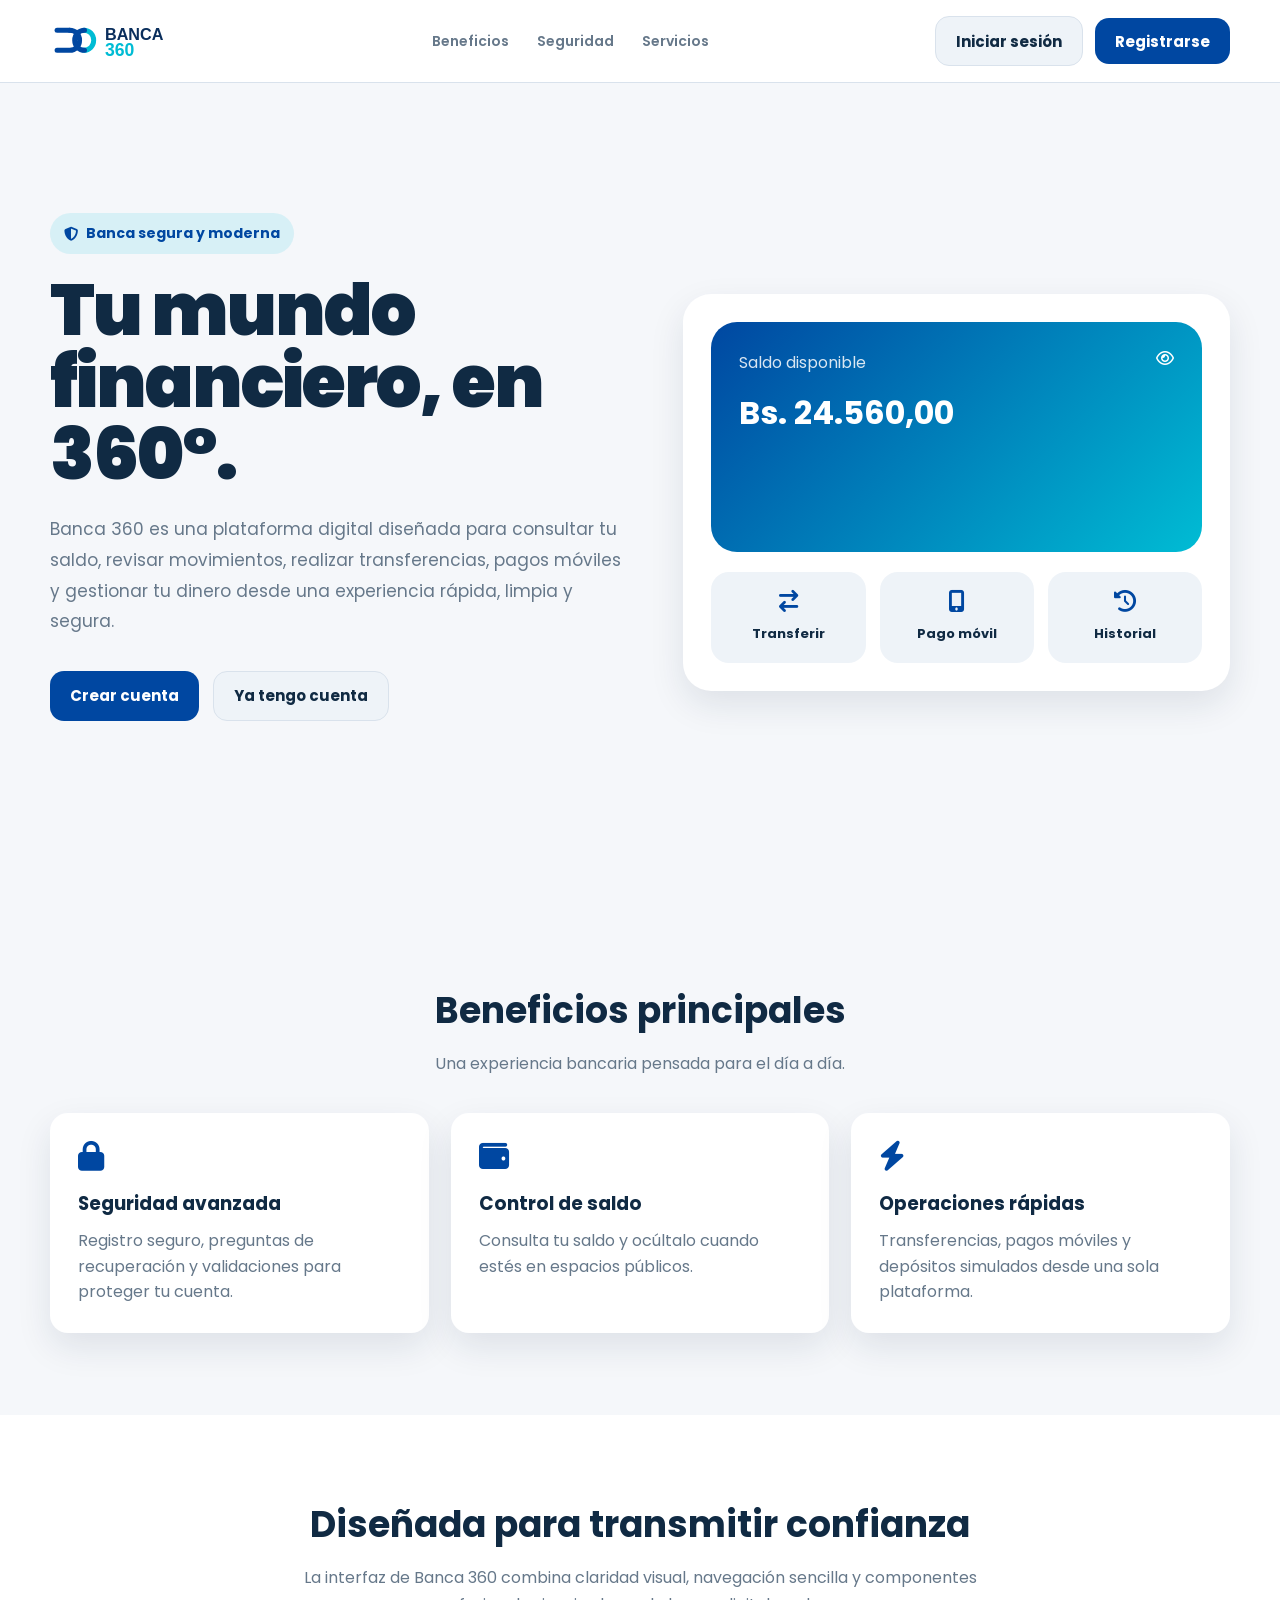
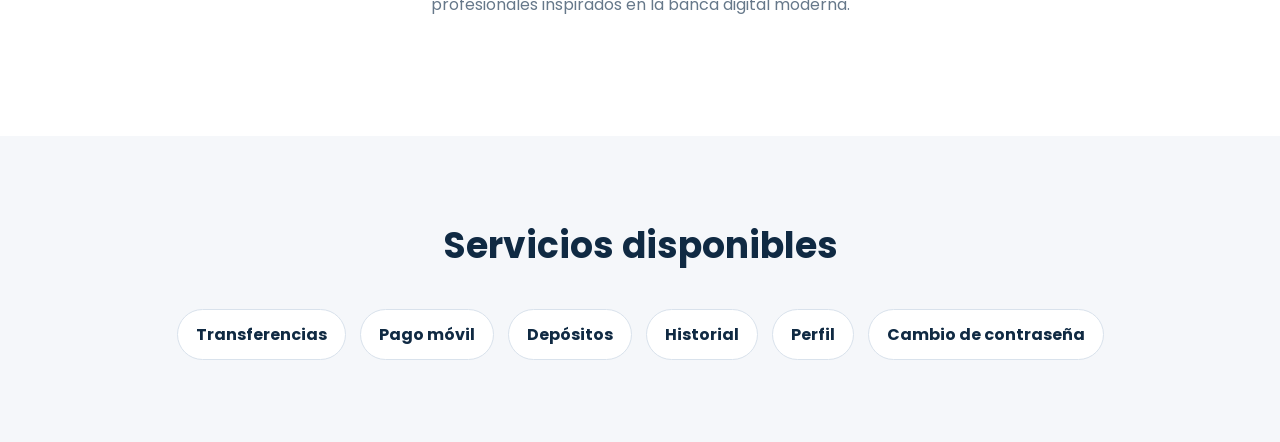
<file: index.html>
<!doctype html>
<html lang="es">
  <head>
    <meta charset="UTF-8" />
    <meta name="viewport" content="width=device-width, initial-scale=1.0" />

    <title>Banca 360 | Banco digital</title>

    <link rel="icon" href="assets/isotipo.svg" />

    <link rel="preconnect" href="https://fonts.googleapis.com" />
    <link rel="preconnect" href="https://fonts.gstatic.com" crossorigin />

    <link
      href="https://fonts.googleapis.com/css2?family=Poppins:wght@400;500;600;700;800;900&display=swap"
      rel="stylesheet"
    />

    <link
      rel="stylesheet"
      href="https://cdnjs.cloudflare.com/ajax/libs/font-awesome/6.5.2/css/all.min.css"
    />

    <link rel="stylesheet" href="css/variables.css" />
    <link rel="stylesheet" href="css/global.css" />
  </head>

  <body>
    <header class="landing-header">
      <nav class="navbar">
        <a href="index.html" class="navbar-logo">
          <img src="assets/logo.svg" alt="Banca 360" />
        </a>

        <div class="navbar-links">
          <a href="#beneficios">Beneficios</a>
          <a href="#seguridad">Seguridad</a>
          <a href="#servicios">Servicios</a>
        </div>

        <div class="navbar-actions">
          <button class="btn btn-secondary" id="goLoginBtn">
            Iniciar sesión
          </button>

          <a href="registro.html" class="btn btn-primary btn-nav">
            Registrarse
          </a>
        </div>
      </nav>
    </header>

    <main>
      <section class="hero">
        <div class="hero-content">
          <span class="badge">
            <i class="fa-solid fa-shield-halved"></i>
            Banca segura y moderna
          </span>

          <h1>Tu mundo financiero, en 360°.</h1>

          <p>
            Banca 360 es una plataforma digital diseñada para consultar tu
            saldo, revisar movimientos, realizar transferencias, pagos móviles y
            gestionar tu dinero desde una experiencia rápida, limpia y segura.
          </p>

          <div class="hero-actions">
            <a href="registro.html" class="btn btn-primary"> Crear cuenta </a>

            <button class="btn btn-secondary" id="heroLoginBtn">
              Ya tengo cuenta
            </button>
          </div>

          <p id="landingError" class="error landing-error"></p>
        </div>

        <div class="hero-card">
          <div class="bank-card-preview">
            <div>
              <p>Saldo disponible</p>
              <h2>Bs. 24.560,00</h2>
            </div>

            <i class="fa-regular fa-eye"></i>
          </div>

          <div class="quick-actions">
            <div>
              <i class="fa-solid fa-arrow-right-arrow-left"></i>
              <span>Transferir</span>
            </div>

            <div>
              <i class="fa-solid fa-mobile-screen-button"></i>
              <span>Pago móvil</span>
            </div>

            <div>
              <i class="fa-solid fa-clock-rotate-left"></i>
              <span>Historial</span>
            </div>
          </div>
        </div>
      </section>

      <section class="landing-section" id="beneficios">
        <div class="section-title">
          <h2>Beneficios principales</h2>
          <p>Una experiencia bancaria pensada para el día a día.</p>
        </div>

        <div class="features">
          <article class="feature-card">
            <i class="fa-solid fa-lock"></i>
            <h3>Seguridad avanzada</h3>
            <p>
              Registro seguro, preguntas de recuperación y validaciones para
              proteger tu cuenta.
            </p>
          </article>

          <article class="feature-card">
            <i class="fa-solid fa-wallet"></i>
            <h3>Control de saldo</h3>
            <p>
              Consulta tu saldo y ocúltalo cuando estés en espacios públicos.
            </p>
          </article>

          <article class="feature-card">
            <i class="fa-solid fa-bolt"></i>
            <h3>Operaciones rápidas</h3>
            <p>
              Transferencias, pagos móviles y depósitos simulados desde una sola
              plataforma.
            </p>
          </article>
        </div>
      </section>

      <section class="landing-section landing-section-alt" id="seguridad">
        <div class="section-title">
          <h2>Diseñada para transmitir confianza</h2>
          <p>
            La interfaz de Banca 360 combina claridad visual, navegación
            sencilla y componentes profesionales inspirados en la banca digital
            moderna.
          </p>
        </div>
      </section>

      <section class="landing-section" id="servicios">
        <div class="section-title">
          <h2>Servicios disponibles</h2>
        </div>

        <div class="services-list">
          <span>Transferencias</span>
          <span>Pago móvil</span>
          <span>Depósitos</span>
          <span>Historial</span>
          <span>Perfil</span>
          <span>Cambio de contraseña</span>
        </div>
      </section>
    </main>

    <script src="js/storage.js"></script>
    <script src="js/landing.js"></script>
  </body>
</html>
</file>
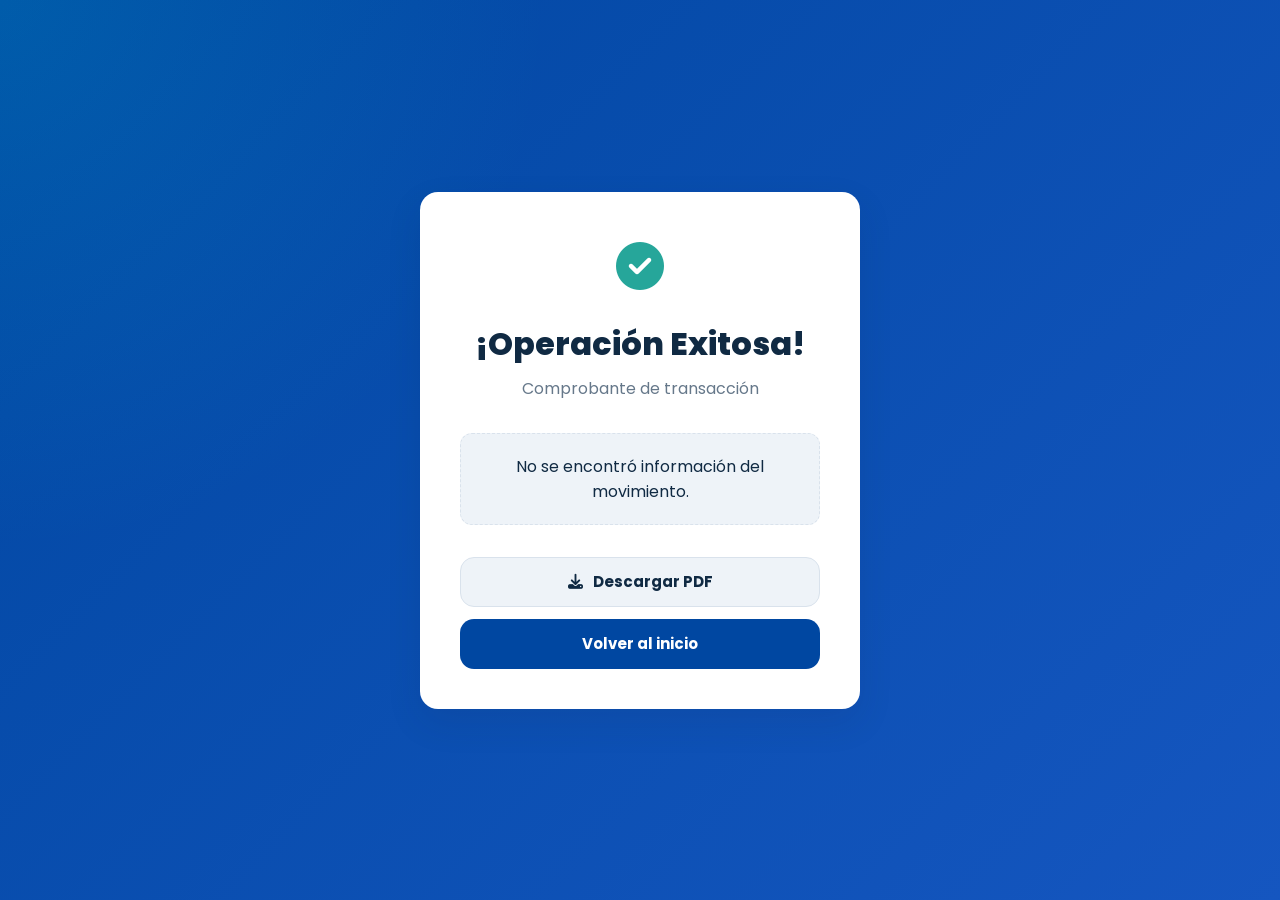
<file: comprobante.html>
<!doctype html>
<html lang="es">
  <head>
    <meta charset="UTF-8" />
    <meta name="viewport" content="width=device-width, initial-scale=1.0" />
    <title>Banca 360 | Comprobante</title>
    <link rel="icon" href="assets/isotipo.svg" />
    <link rel="preconnect" href="https://fonts.googleapis.com" />
    <link rel="preconnect" href="https://fonts.gstatic.com" crossorigin />
    <link
      href="https://fonts.googleapis.com/css2?family=Poppins:wght@400;500;600;700;800&display=swap"
      rel="stylesheet"
    />
    <link
      rel="stylesheet"
      href="https://cdnjs.cloudflare.com/ajax/libs/font-awesome/6.5.2/css/all.min.css"
    />
    <link rel="stylesheet" href="css/variables.css" />
    <link rel="stylesheet" href="css/global.css" />
  </head>
  <body>
    <main class="auth-page">
      <section class="auth-card auth-card-center">
        <div class="success-icon-large">
          <i class="fa-solid fa-circle-check"></i>
        </div>

        <h1 class="title">¡Operación Exitosa!</h1>
        <p class="subtitle" id="receiptTitle">Comprobante de transacción</p>

        <div id="receiptBox" class="receipt-data"></div>

        <div class="action-buttons-col">
          <button class="btn btn-secondary" onclick="window.print()">
            <i class="fa-solid fa-download"></i> Descargar PDF
          </button>
          <a href="dashboard.html" class="btn btn-primary">Volver al inicio</a>
        </div>
      </section>
    </main>

    <script src="js/storage.js"></script>
    <script>
      const data = JSON.parse(
        localStorage.getItem("banca360LastReceipt") || "null",
      );
      const box = document.querySelector("#receiptBox");
      const titleEl = document.querySelector("#receiptTitle");

      if (data) {
        titleEl.textContent = data.title;
        box.innerHTML = `
                <div class="receipt-row"><span>Referencia:</span> <strong>#${data.tx.id}</strong></div>
                <div class="receipt-row"><span>Fecha:</span> <strong>${data.tx.date}</strong></div>
                <div class="receipt-row"><span>Descripción:</span> <strong>${data.tx.description}</strong></div>
                <div class="receipt-amount">
                    <span>Monto Total</span>
                    <h2>Bs. ${data.tx.amount.toFixed(2)}</h2>
                </div>
            `;
      } else {
        box.innerHTML = "<p>No se encontró información del movimiento.</p>";
      }
    </script>
  </body>
</html>
</file>
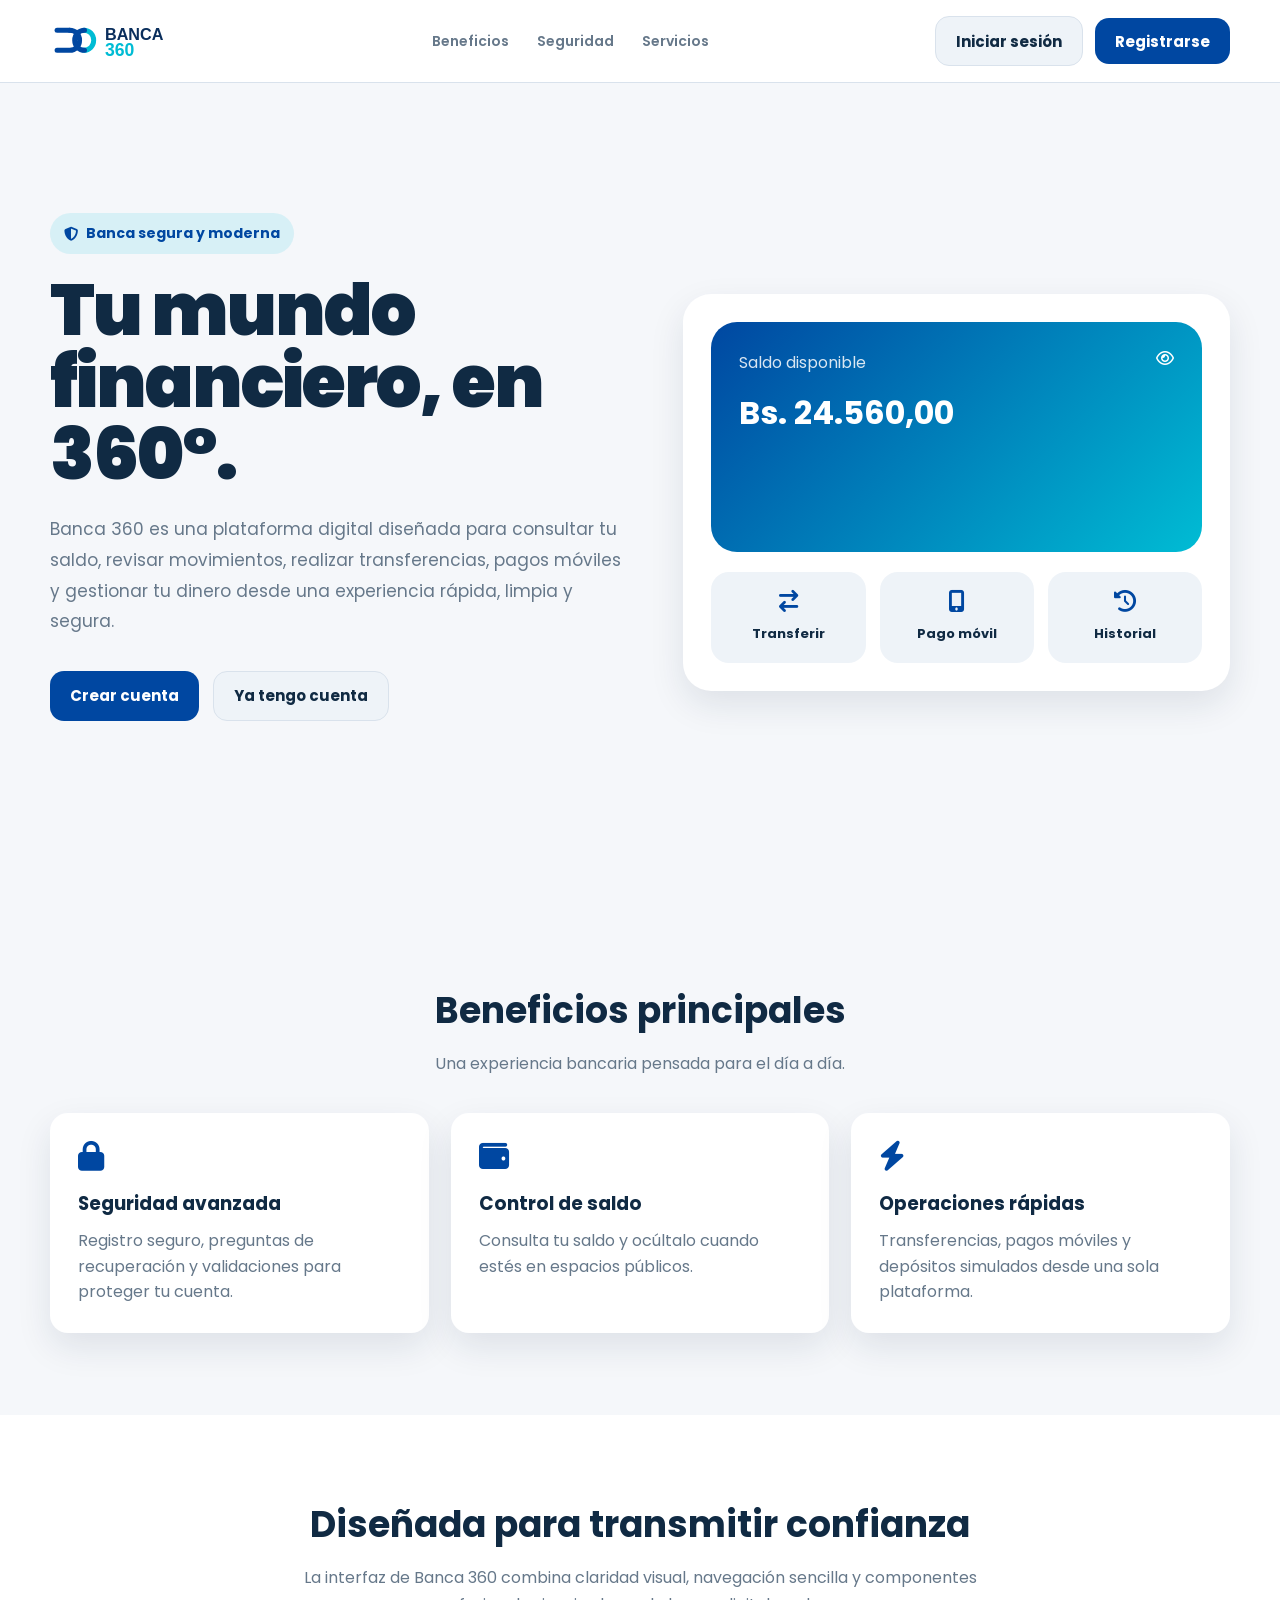
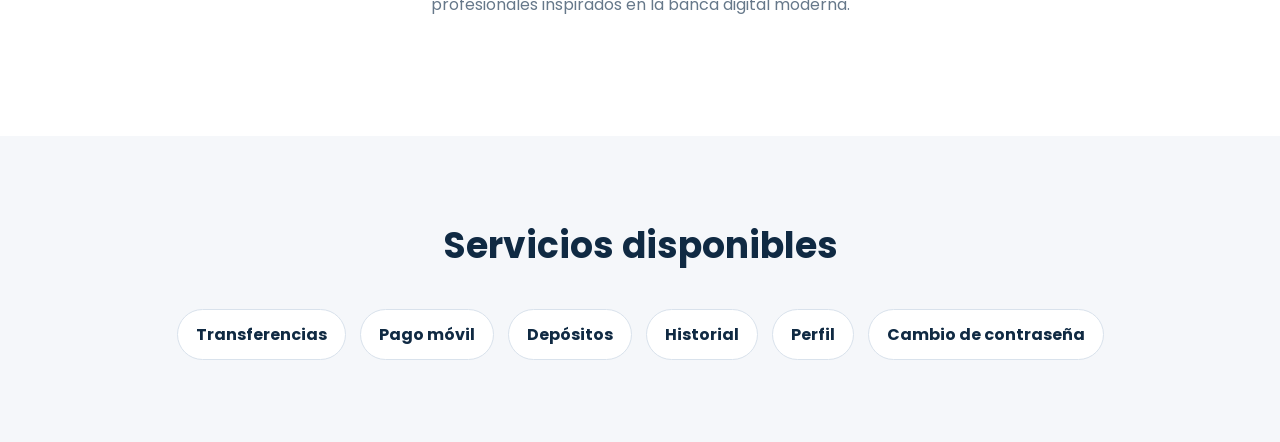
<file: dashboard.html>
<!doctype html>
<html lang="es">
  <head>
    <meta charset="UTF-8" />
    <meta name="viewport" content="width=device-width, initial-scale=1.0" />

    <title>Banca 360 | Dashboard</title>

    <link rel="icon" href="assets/isotipo.svg" />

    <link rel="preconnect" href="https://fonts.googleapis.com" />
    <link rel="preconnect" href="https://fonts.gstatic.com" crossorigin />

    <link
      href="https://fonts.googleapis.com/css2?family=Poppins:wght@400;500;600;700;800;900&display=swap"
      rel="stylesheet"
    />

    <link
      rel="stylesheet"
      href="https://cdnjs.cloudflare.com/ajax/libs/font-awesome/6.5.2/css/all.min.css"
    />

    <link rel="stylesheet" href="css/variables.css" />
    <link rel="stylesheet" href="css/global.css" />
  </head>

  <body>
    <div class="app-layout">
      <aside class="sidebar">
        <a href="dashboard.html" class="sidebar-logo">
          <img src="assets/logo.svg" alt="Banca 360" />
        </a>

        <nav class="sidebar-menu">
          <a href="dashboard.html" class="active">
            <i class="fa-solid fa-house"></i>
            Inicio
          </a>

          <a href="transferencias.html">
            <i class="fa-solid fa-arrow-right-arrow-left"></i>
            Transferencias
          </a>

          <a href="pago-movil.html">
            <i class="fa-solid fa-mobile-screen-button"></i>
            Pago móvil
          </a>

          <a href="depositos.html">
            <i class="fa-solid fa-money-bill-transfer"></i>
            Depósitos
          </a>

          <a href="historial.html">
            <i class="fa-solid fa-clock-rotate-left"></i>
            Historial
          </a>

          <a href="perfil.html">
            <i class="fa-regular fa-user"></i>
            Perfil
          </a>
        </nav>
      </aside>

      <main class="dashboard-main">
        <header class="dashboard-header">
          <div>
            <p class="welcome-text">Bienvenido de nuevo</p>
            <h1>Hola, <span id="userName">Usuario</span></h1>
          </div>

          <div class="header-actions">
            <button class="icon-btn" data-theme-toggle>
              <i class="fa-solid fa-circle-half-stroke"></i>
            </button>

            <button class="icon-btn">
              <i class="fa-regular fa-bell"></i>
            </button>

            <button class="logout-btn" id="logoutBtn">
              <i class="fa-solid fa-right-from-bracket"></i>
              Salir
            </button>
          </div>
        </header>

        <section class="dashboard-grid">
          <article class="balance-card">
            <div class="balance-card-header">
              <div>
                <p>Saldo disponible</p>
                <h2 id="balanceAmount">Bs. 24.560,00</h2>
              </div>

              <button class="balance-eye" id="toggleBalanceBtn">
                <i class="fa-regular fa-eye"></i>
              </button>
            </div>

            <p class="account-number">Cuenta corriente •••• 5678</p>
          </article>

          <article class="summary-card">
            <h3>Resumen rápido</h3>

            <div class="summary-row">
              <span>Entradas</span>
              <strong class="success-text" id="summaryEntries"
                >+ Bs. 0,00</strong
              >
            </div>

            <div class="summary-row">
              <span>Salidas</span>
              <strong class="danger-text" id="summaryExits">- Bs. 0,00</strong>
            </div>
          </article>
        </section>

        <section class="quick-menu">
          <a href="transferencias.html" class="quick-card">
            <i class="fa-solid fa-arrow-right-arrow-left"></i>
            <span>Transferir</span>
          </a>

          <a href="pago-movil.html" class="quick-card">
            <i class="fa-solid fa-mobile-screen-button"></i>
            <span>Pago móvil</span>
          </a>

          <a href="depositos.html" class="quick-card">
            <i class="fa-solid fa-money-bill-transfer"></i>
            <span>Depositar</span>
          </a>

          <a href="historial.html" class="quick-card">
            <i class="fa-solid fa-clock-rotate-left"></i>
            <span>Historial</span>
          </a>
        </section>

        <section class="transactions-card">
          <div class="section-header">
            <h2>Últimas transacciones</h2>
            <div style="display: flex; gap: 8px">
              <button class="icon-btn" data-filter="todas">Todas</button>
              <button class="icon-btn" data-filter="entrada">Entradas</button>
              <button class="icon-btn" data-filter="salida">Salidas</button>
            </div>
          </div>

          <div class="transaction-list">
            <article class="transaction-item">
              <div class="transaction-icon income">
                <i class="fa-solid fa-arrow-down"></i>
              </div>

              <div>
                <h4>Transferencia recibida</h4>
                <p>06 mayo 2026 • 10:45</p>
              </div>

              <strong class="success-text">+ Bs. 850,00</strong>
            </article>

            <article class="transaction-item">
              <div class="transaction-icon outcome">
                <i class="fa-solid fa-arrow-up"></i>
              </div>

              <div>
                <h4>Pago móvil</h4>
                <p>05 mayo 2026 • 15:30</p>
              </div>

              <strong class="danger-text">- Bs. 150,00</strong>
            </article>

            <article class="transaction-item">
              <div class="transaction-icon outcome">
                <i class="fa-solid fa-cart-shopping"></i>
              </div>

              <div>
                <h4>Supermercado Plaza</h4>
                <p>04 mayo 2026 • 20:10</p>
              </div>

              <strong class="danger-text">- Bs. 220,00</strong>
            </article>
          </div>
        </section>
      </main>
    </div>

    <script src="js/storage.js"></script>
    <script src="js/theme.js"></script>
    <script src="js/dashboard.js"></script>
  </body>
</html>
</file>
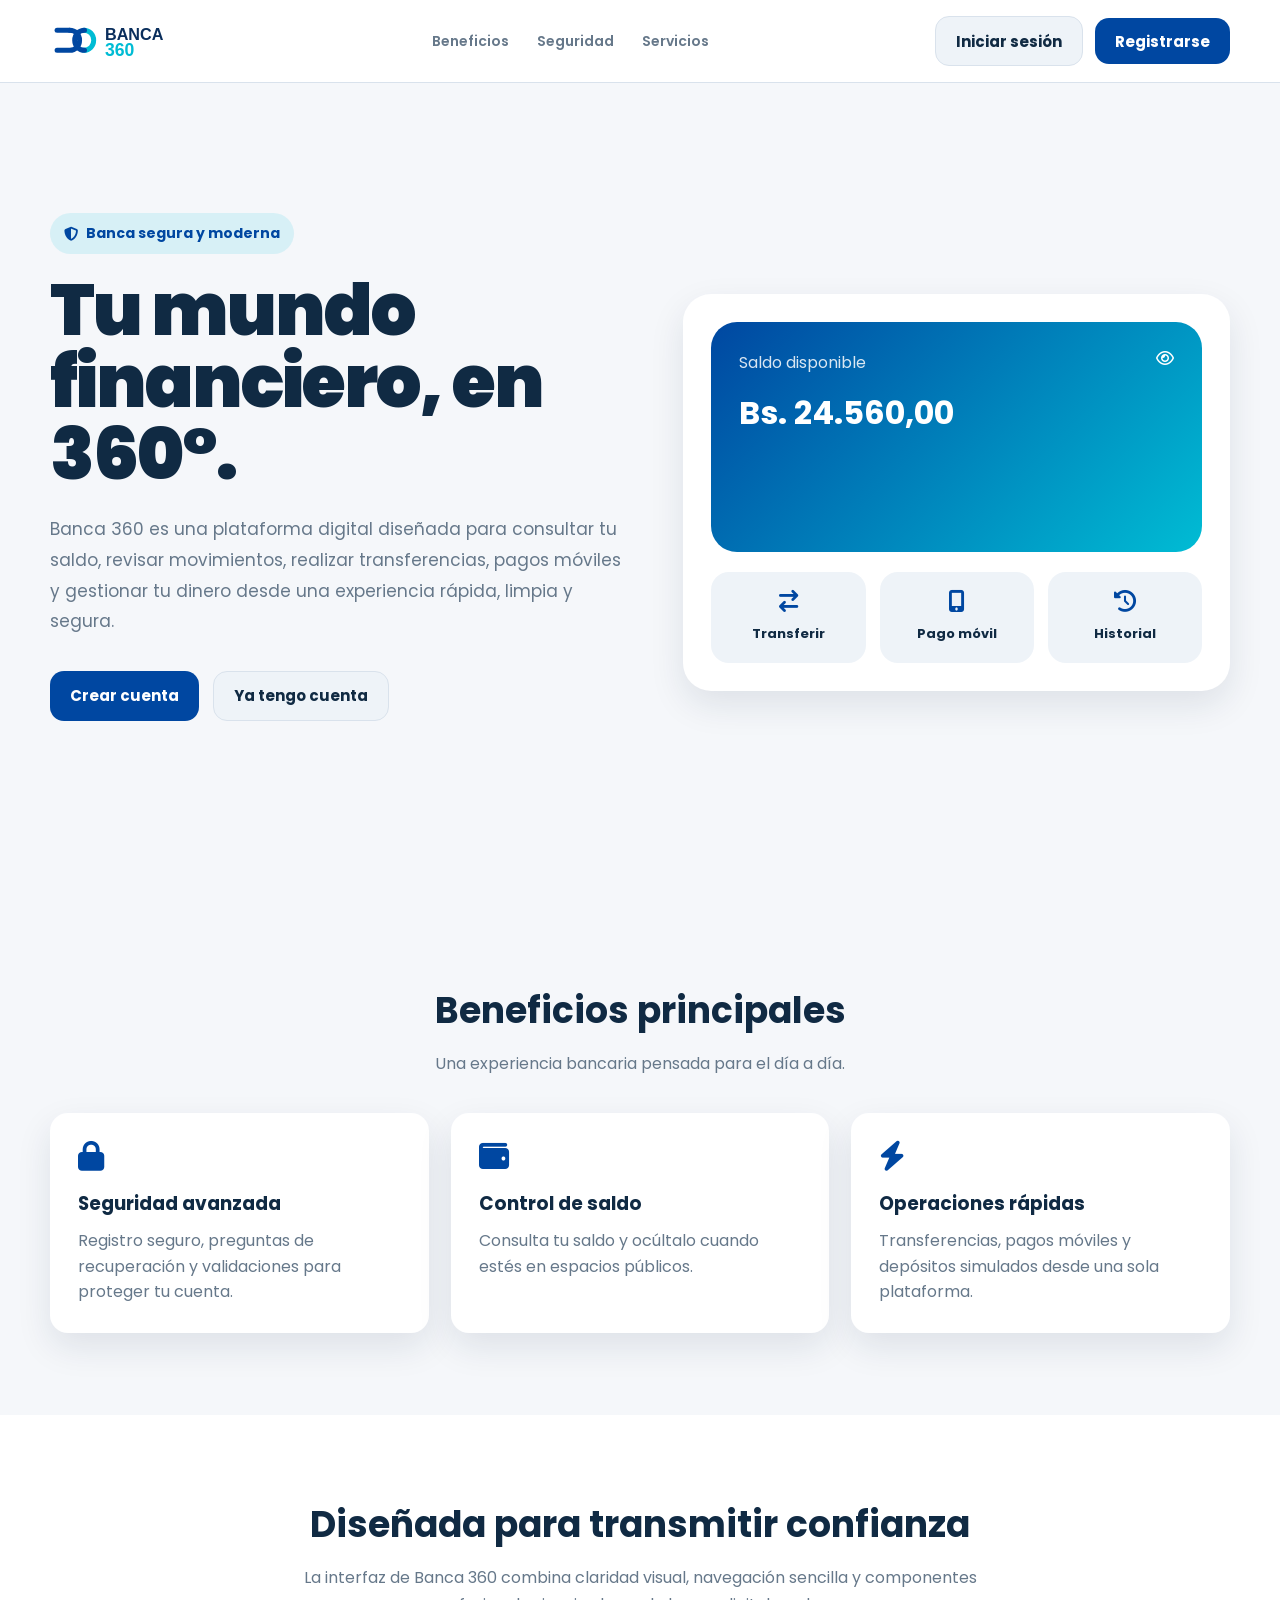
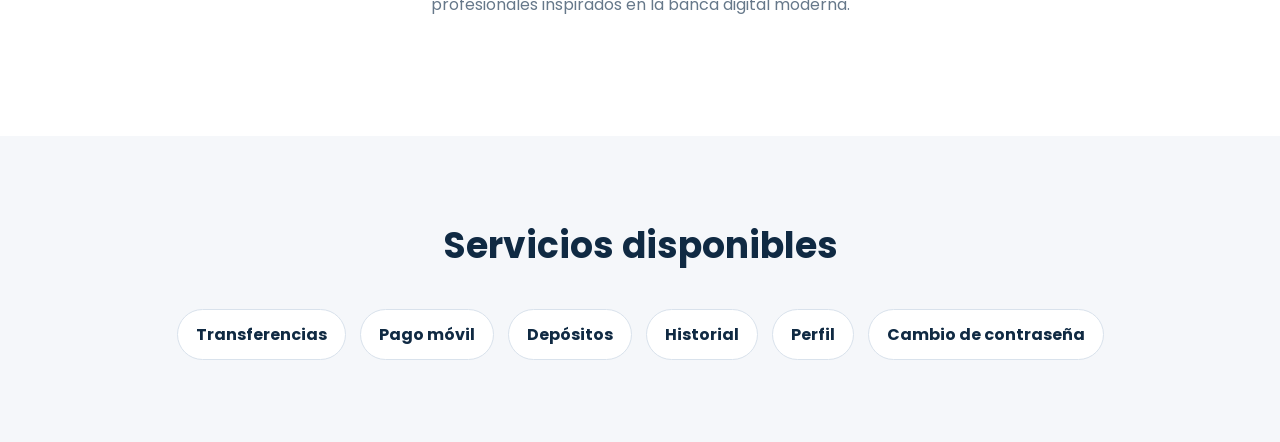
<file: depositos.html>
<!doctype html>
<html lang="es">
  <head>
    <meta charset="UTF-8" />
    <meta name="viewport" content="width=device-width, initial-scale=1.0" />
    <title>Banca 360 | Depósitos</title>
    <link rel="icon" href="assets/isotipo.svg" />
    <link rel="preconnect" href="https://fonts.googleapis.com" />
    <link rel="preconnect" href="https://fonts.gstatic.com" crossorigin />
    <link
      href="https://fonts.googleapis.com/css2?family=Poppins:wght@400;500;600;700;800;900&display=swap"
      rel="stylesheet"
    />
    <link
      rel="stylesheet"
      href="https://cdnjs.cloudflare.com/ajax/libs/font-awesome/6.5.2/css/all.min.css"
    />
    <link rel="stylesheet" href="css/variables.css" />
    <link rel="stylesheet" href="css/global.css" />
  </head>
  <body>
    <div class="app-layout">
      <aside class="sidebar">
        <a href="dashboard.html" class="sidebar-logo">
          <img src="assets/logo.svg" alt="Banca 360" />
        </a>
        <nav class="sidebar-menu">
          <a href="dashboard.html"><i class="fa-solid fa-house"></i> Inicio</a>
          <a href="transferencias.html"
            ><i class="fa-solid fa-paper-plane"></i> Transferencias</a
          >
          <a href="pago-movil.html"
            ><i class="fa-solid fa-mobile-screen"></i> Pago móvil</a
          >
          <a href="depositos.html" class="active"
            ><i class="fa-solid fa-money-bill-transfer"></i> Depósitos</a
          >
          <a href="historial.html"
            ><i class="fa-solid fa-clock-rotate-left"></i> Historial</a
          >
          <a href="perfil.html"><i class="fa-solid fa-user"></i> Perfil</a>
          <a href="#" id="logoutBtn" class="logout"
            ><i class="fa-solid fa-right-from-bracket"></i> Cerrar sesión</a
          >
        </nav>
      </aside>

      <main class="dashboard-main">
        <header
          class="dashboard-header"
          style="text-align: center; display: block; margin-bottom: 2rem"
        >
          <button class="icon-btn" data-theme-toggle type="button">
            <i class="fa-solid fa-circle-half-stroke"></i>
          </button>
          <h1 class="title">Realizar Depósito</h1>
          <p class="subtitle">Ingresa fondos a tu cuenta de manera inmediata</p>
        </header>

        <section
          class="dashboard-grid"
          style="display: block; max-width: 500px; margin: 0 auto"
        >
          <div
            class="auth-card"
            style="
              background: var(--surface);
              padding: 30px;
              box-shadow: var(--shadow);
              border-radius: var(--radius);
              width: 100%;
            "
          >
            <form id="depositForm">
              <div class="form-group">
                <label for="amount">Monto a depositar (Bs.)</label>
                <div class="input-wrap">
                  <i class="fa-solid fa-money-bill"></i>
                  <input
                    type="number"
                    id="amount"
                    step="0.01"
                    placeholder="0,00"
                    required
                  />
                </div>
              </div>

              <div class="form-group">
                <label for="concept">Concepto</label>
                <div class="input-wrap">
                  <i class="fa-solid fa-comment-dots"></i>
                  <input
                    type="text"
                    id="concept"
                    placeholder="Ej. Depósito inicial"
                    required
                  />
                </div>
              </div>

              <p id="depositError" class="error"></p>
              <p
                id="depositSuccess"
                class="success-text"
                style="margin-bottom: 15px; font-weight: 500"
              ></p>

              <button type="submit" class="btn btn-primary" style="width: 100%">
                Confirmar Depósito
              </button>
            </form>
          </div>
        </section>
      </main>
    </div>

    <script src="js/storage.js"></script>
    <script src="js/theme.js"></script>
    <script src="js/operaciones.js"></script>
  </body>
</html>
</file>
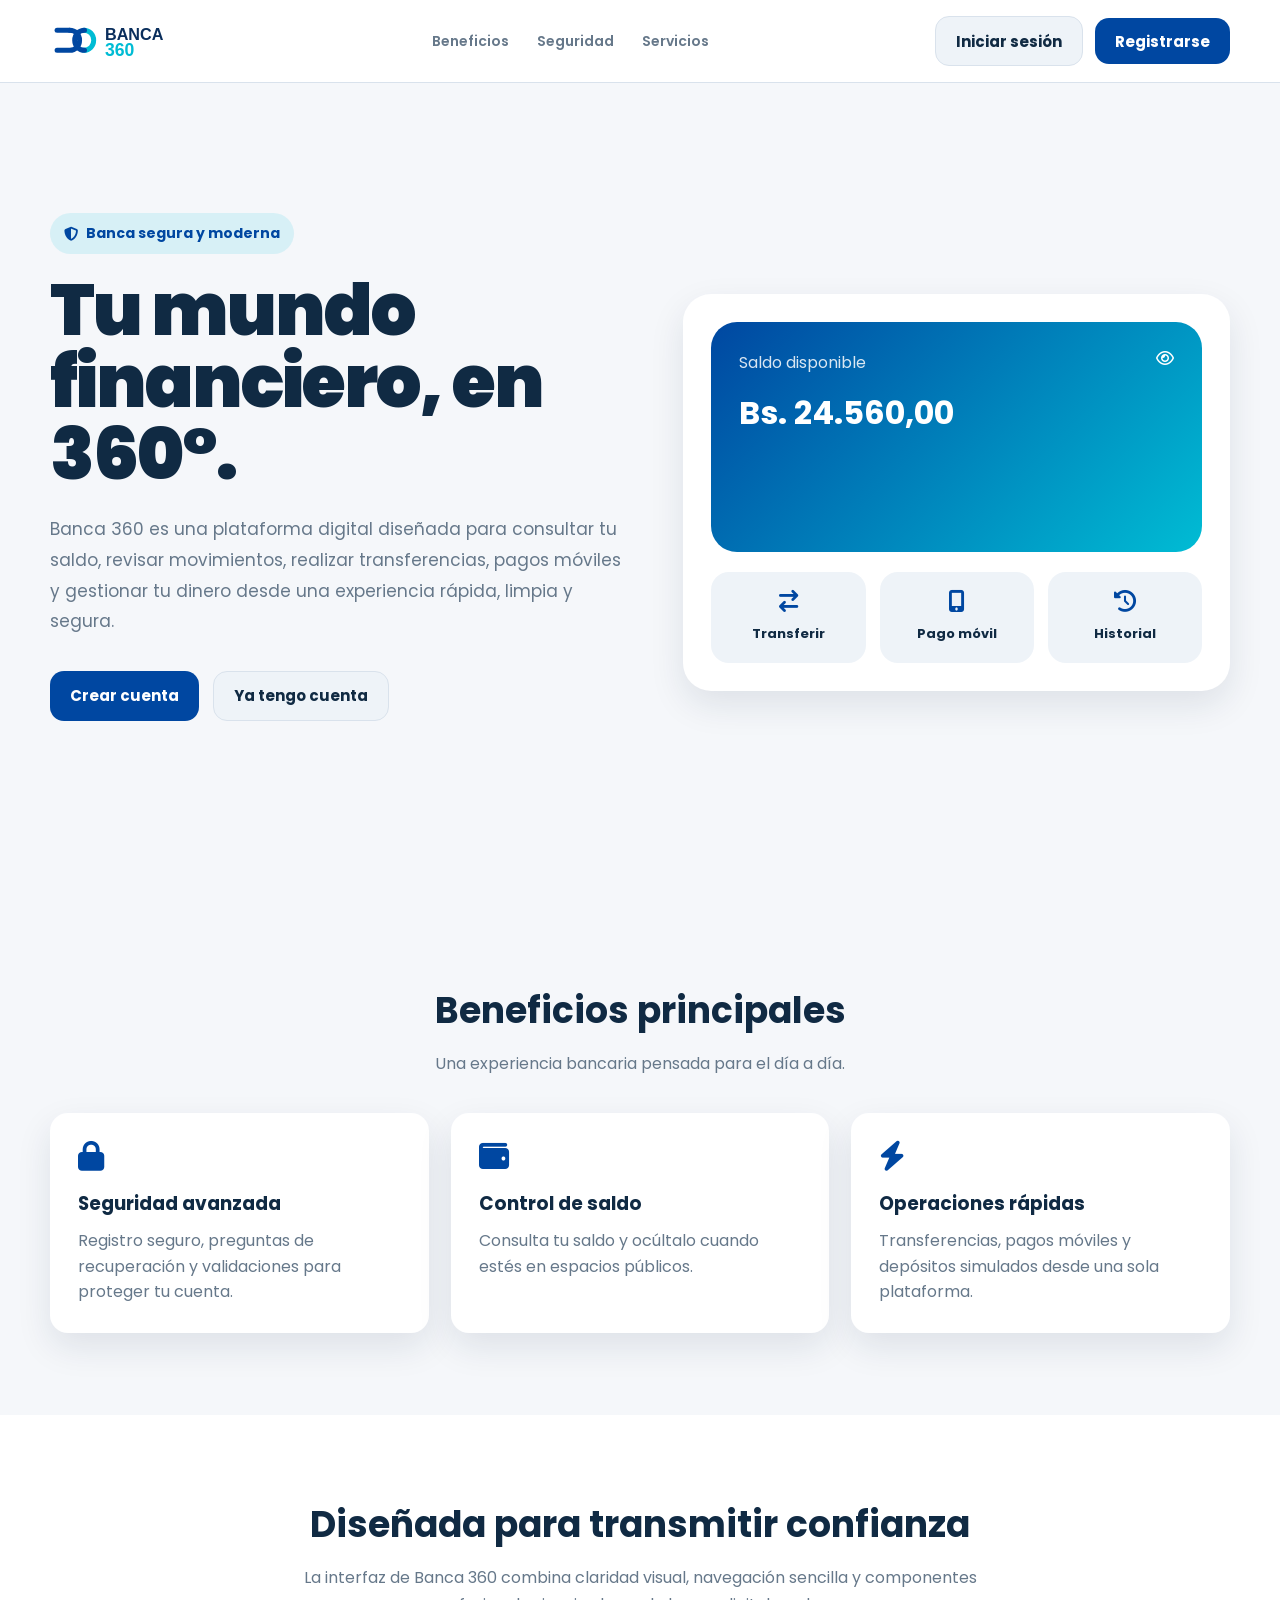
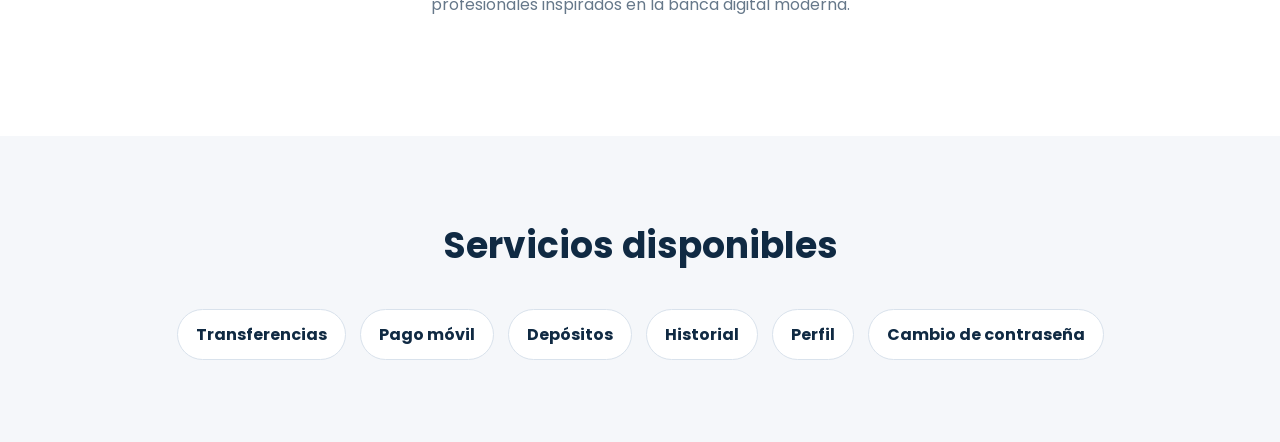
<file: historial.html>
<!doctype html>
<html lang="es">
  <head>
    <meta charset="UTF-8" />
    <meta name="viewport" content="width=device-width, initial-scale=1.0" />
    <title>Banca 360 | Historial de Movimientos</title>
    <link rel="icon" href="assets/isotipo.svg" />
    <link rel="preconnect" href="https://fonts.googleapis.com" />
    <link rel="preconnect" href="https://fonts.gstatic.com" crossorigin />
    <link
      href="https://fonts.googleapis.com/css2?family=Poppins:wght@400;500;600;700;800;900&display=swap"
      rel="stylesheet"
    />
    <link
      rel="stylesheet"
      href="https://cdnjs.cloudflare.com/ajax/libs/font-awesome/6.5.2/css/all.min.css"
    />
    <link rel="stylesheet" href="css/variables.css" />
    <link rel="stylesheet" href="css/global.css" />
  </head>
  <body>
    <div class="app-layout">
      <aside class="sidebar">
        <a href="dashboard.html" class="sidebar-logo">
          <img src="assets/logo.svg" alt="Banca 360" />
        </a>
        <nav class="sidebar-menu">
          <a href="dashboard.html"><i class="fa-solid fa-house"></i> Inicio</a>
          <a href="transferencias.html"
            ><i class="fa-solid fa-paper-plane"></i> Transferencias</a
          >
          <a href="pago-movil.html"
            ><i class="fa-solid fa-mobile-screen"></i> Pago móvil</a
          >
          <a href="depositos.html"
            ><i class="fa-solid fa-money-bill-transfer"></i> Depósitos</a
          >
          <a href="historial.html" class="active"
            ><i class="fa-solid fa-clock-rotate-left"></i> Historial</a
          >
          <a href="perfil.html"><i class="fa-solid fa-user"></i> Perfil</a>
          <a href="#" id="logoutBtn" class="logout"
            ><i class="fa-solid fa-right-from-bracket"></i> Cerrar sesión</a
          >
        </nav>
      </aside>

      <main class="dashboard-main">
        <header class="dashboard-header">
          <div>
            <h1 class="title">Historial Completo</h1>
            <p class="welcome-text">Consulta todos tus movimientos bancarios</p>
          </div>
          <div class="header-actions">
            <button class="icon-btn" data-theme-toggle type="button">
              <i class="fa-solid fa-circle-half-stroke"></i>
            </button>
          </div>
        </header>

        <section class="filters-card">
          <span class="filters-label">Filtrar por:</span>
          <button class="btn btn-secondary btn-nav active" data-filter="todas">
            Todas
          </button>
          <button class="btn btn-secondary btn-nav" data-filter="entrada">
            Solo entradas
          </button>
          <button class="btn btn-secondary btn-nav" data-filter="salida">
            Solo salidas
          </button>
        </section>

        <section class="transactions-card">
          <div id="historyContainer" class="transaction-list"></div>
        </section>
      </main>
    </div>

    <script src="js/storage.js"></script>
    <script src="js/theme.js"></script>
    <script src="js/historial.js"></script>
  </body>
</html>
</file>
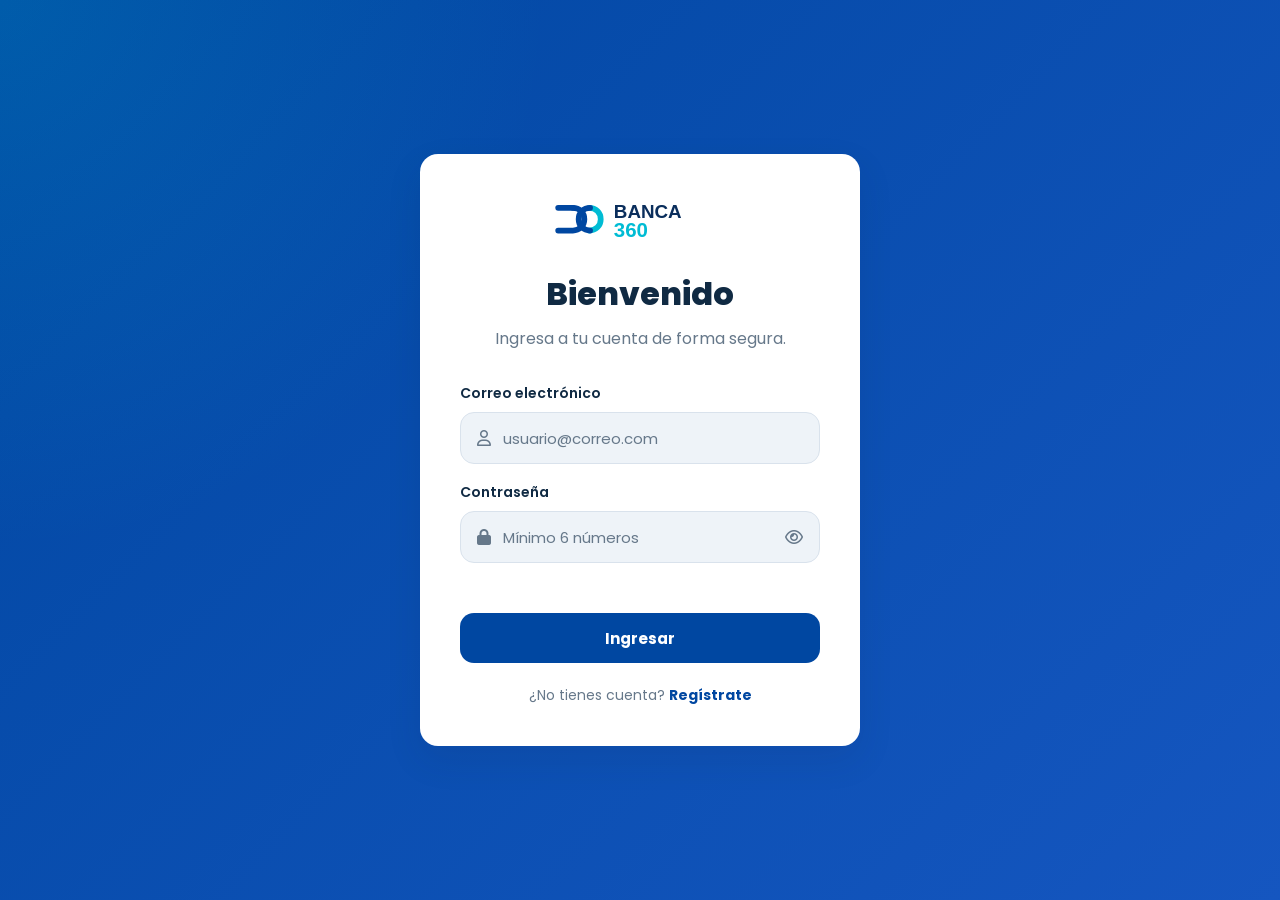
<file: login.html>
<!doctype html>
<html lang="es">
  <head>
    <meta charset="UTF-8" />
    <meta name="viewport" content="width=device-width, initial-scale=1.0" />
    <link rel="icon" href="assets/isotipo.svg" />
    <link rel="preconnect" href="https://fonts.googleapis.com" />
    <link rel="preconnect" href="https://fonts.gstatic.com" crossorigin />
    <link
      href="https://fonts.googleapis.com/css2?family=Poppins:wght@400;500;600;700;800;900&display=swap"
      rel="stylesheet"
    />
    <link
      rel="stylesheet"
      href="https://cdnjs.cloudflare.com/ajax/libs/font-awesome/6.5.2/css/all.min.css"
    />
    <link rel="stylesheet" href="css/variables.css" />
    <link rel="stylesheet" href="css/global.css" />
    <title>Banca 360 | Iniciar sesión</title>
  </head>

  <body>
    <main class="auth-page">
      <section class="auth-card">
        <div class="auth-logo">
          <img src="assets/logo.svg" alt="Banca 360" />
        </div>

        <h1 class="title">Bienvenido</h1>
        <p class="subtitle">Ingresa a tu cuenta de forma segura.</p>

        <form id="loginForm">
          <div class="form-group">
            <label for="email">Correo electrónico</label>
            <div class="input-wrap">
              <i class="fa-regular fa-user"></i>
              <input id="email" type="email" placeholder="usuario@correo.com" />
            </div>
          </div>

          <div class="form-group">
            <label for="password">Contraseña</label>
            <div class="input-wrap">
              <i class="fa-solid fa-lock"></i>
              <input
                id="password"
                type="password"
                placeholder="Mínimo 6 números"
              />
              <i
                class="fa-regular fa-eye password-eye"
                data-toggle-password="password"
              ></i>
            </div>
          </div>

          <p id="loginError" class="error"></p>

          <button class="btn btn-primary" id="loginBtn" type="submit">
            <span class="btn-text">Ingresar</span>
            <span class="spinner hidden"></span>
          </button>
        </form>

        <p class="small">
          ¿No tienes cuenta?
          <a class="link" href="registro.html">Regístrate</a>
        </p>
      </section>
    </main>

    <script src="js/storage.js"></script>
    <script src="js/auth.js"></script>
  </body>
</html>
</file>
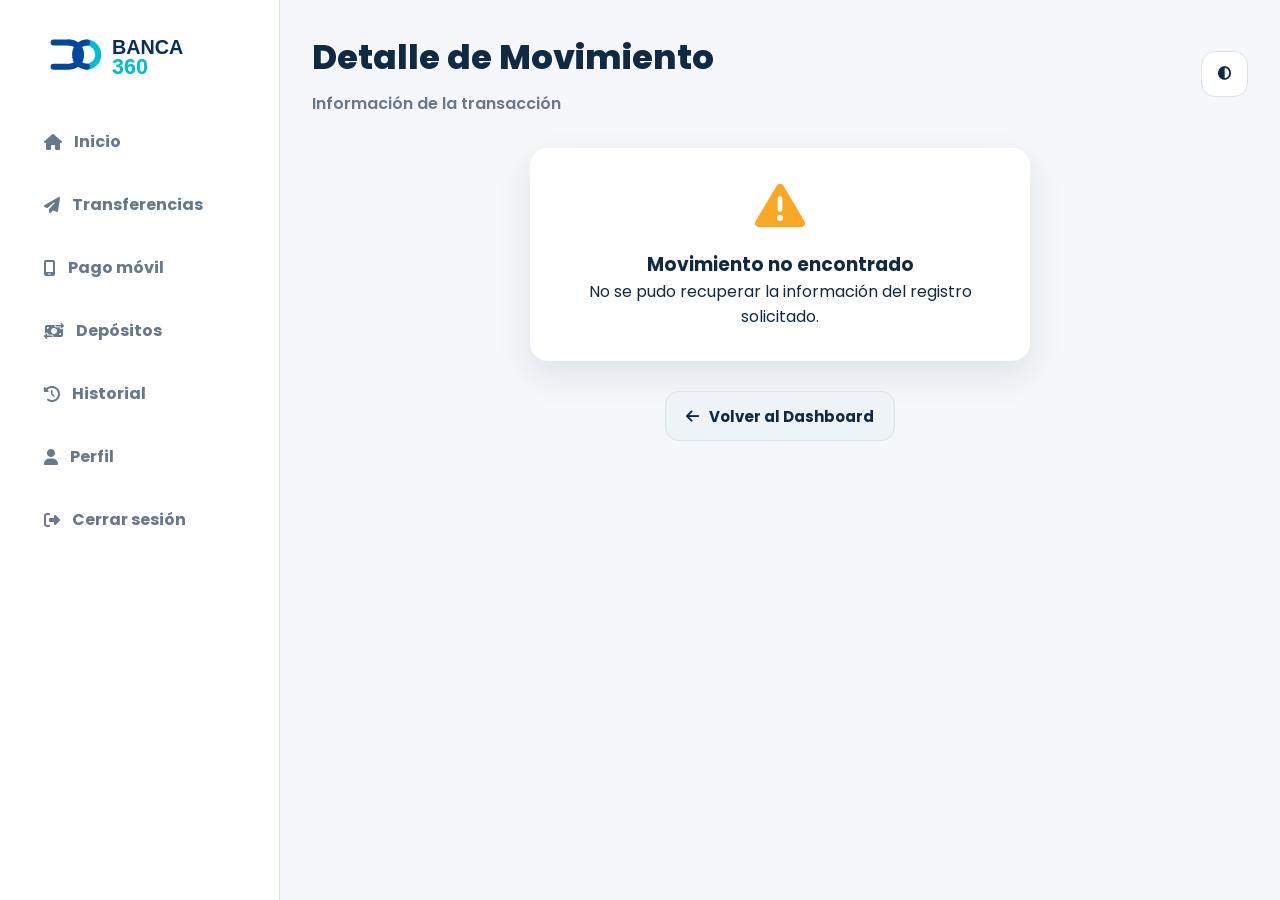
<file: movimiento.html>
<!doctype html>
<html lang="es">
  <head>
    <meta charset="UTF-8" />
    <meta name="viewport" content="width=device-width, initial-scale=1.0" />
    <title>Banca 360 | Detalle de Movimiento</title>
    <link rel="icon" href="assets/isotipo.svg" />
    <link rel="preconnect" href="https://fonts.googleapis.com" />
    <link rel="preconnect" href="https://fonts.gstatic.com" crossorigin />
    <link
      href="https://fonts.googleapis.com/css2?family=Poppins:wght@400;500;600;700;800;900&display=swap"
      rel="stylesheet"
    />
    <link
      rel="stylesheet"
      href="https://cdnjs.cloudflare.com/ajax/libs/font-awesome/6.5.2/css/all.min.css"
    />
    <link rel="stylesheet" href="css/variables.css" />
    <link rel="stylesheet" href="css/global.css" />
  </head>
  <body>
    <div class="app-layout">
      <aside class="sidebar">
        <a href="dashboard.html" class="sidebar-logo">
          <img src="assets/logo.svg" alt="Banca 360" />
        </a>
        <nav class="sidebar-menu">
          <a href="dashboard.html"><i class="fa-solid fa-house"></i> Inicio</a>
          <a href="transferencias.html"
            ><i class="fa-solid fa-paper-plane"></i> Transferencias</a
          >
          <a href="pago-movil.html"
            ><i class="fa-solid fa-mobile-screen"></i> Pago móvil</a
          >
          <a href="depositos.html"
            ><i class="fa-solid fa-money-bill-transfer"></i> Depósitos</a
          >
          <a href="historial.html"
            ><i class="fa-solid fa-clock-rotate-left"></i> Historial</a
          >
          <a href="perfil.html"><i class="fa-solid fa-user"></i> Perfil</a>
          <a href="#" id="logoutBtn" class="logout"
            ><i class="fa-solid fa-right-from-bracket"></i> Cerrar sesión</a
          >
        </nav>
      </aside>

      <main class="dashboard-main">
        <header class="dashboard-header">
          <div>
            <h1 class="title">Detalle de Movimiento</h1>
            <p class="welcome-text">Información de la transacción</p>
          </div>
          <div class="header-actions">
            <button class="icon-btn" data-theme-toggle type="button">
              <i class="fa-solid fa-circle-half-stroke"></i>
            </button>
          </div>
        </header>

        <section class="dashboard-grid" style="display: block">
          <div class="detail-card" id="detailContainer"></div>

          <div class="back-btn-container">
            <a href="dashboard.html" class="btn btn-secondary">
              <i class="fa-solid fa-arrow-left"></i> Volver al Dashboard
            </a>
          </div>
        </section>
      </main>
    </div>

    <script src="js/storage.js"></script>
    <script src="js/theme.js"></script>
    <script>
      document.addEventListener("DOMContentLoaded", function () {
        // 1. Obtener el ID de la URL
        const params = new URLSearchParams(window.location.search);
        const id = Number(params.get("id"));

        // 2. Buscar la transacción en el storage
        const user = getUser();
        const tx = (user?.transactions || []).find((t) => t.id === id);
        const container = document.querySelector("#detailContainer");

        if (!tx) {
          container.innerHTML = `
                    <div class="auth-card-center">
                        <i class="fa-solid fa-triangle-exclamation" style="font-size: 50px; color: var(--warning); margin-bottom: 20px;"></i>
                        <h3>Movimiento no encontrado</h3>
                        <p class="muted">No se pudo recuperar la información del registro solicitado.</p>
                    </div>`;
          return;
        }

        // 3. Determinar dirección (entrada/salida) usando storage.js
        const isIncome = getTransactionDirection(tx.type) === "entrada";

        // 4. Renderizar el detalle profesional
        container.innerHTML = `
                <div class="detail-header">
                    <div class="detail-icon ${isIncome ? "income" : "outcome"}">
                        <i class="fa-solid ${isIncome ? "fa-arrow-down" : "fa-arrow-up"}"></i>
                    </div>
                    <h2 class="detail-amount ${isIncome ? "success-text" : "danger-text"}">
                        ${isIncome ? "+" : "-"} Bs. ${tx.amount.toFixed(2)}
                    </h2>
                    <p><strong>${tx.description}</strong></p>
                </div>

                <div class="detail-list">
                    <div class="detail-item">
                        <span>Referencia ID</span>
                        <strong>#${tx.id}</strong>
                    </div>
                    <div class="detail-item">
                        <span>Fecha y hora</span>
                        <strong>${tx.date}</strong>
                    </div>
                    <div class="detail-item">
                        <span>Estado</span>
                        <strong class="success-text">Completado</strong>
                    </div>
                    <div class="detail-item">
                        <span>Tipo de operación</span>
                        <strong>${tx.type.replace("_", " ").toUpperCase()}</strong>
                    </div>
                    
                    ${
                      tx.extra?.bank
                        ? `
                        <div class="detail-item">
                            <span>Banco Destino</span>
                            <strong>${tx.extra.bank}</strong>
                        </div>
                    `
                        : ""
                    }
                    ${
                      tx.extra?.phone
                        ? `
                        <div class="detail-item">
                            <span>Teléfono</span>
                            <strong>${tx.extra.phone}</strong>
                        </div>
                    `
                        : ""
                    }
                    ${
                      tx.extra?.account
                        ? `
                        <div class="detail-item">
                            <span>Cuenta Destino</span>
                            <strong>${tx.extra.account}</strong>
                        </div>
                    `
                        : ""
                    }
                </div>
            `;
      });

      const logoutBtn = document.querySelector("#logoutBtn");
      if (logoutBtn) {
        logoutBtn.addEventListener("click", (e) => {
          e.preventDefault();
          if (typeof clearSession === "function") clearSession();
          window.location.href = "sesion-finalizada.html";
        });
      }
    </script>
  </body>
</html>
</file>
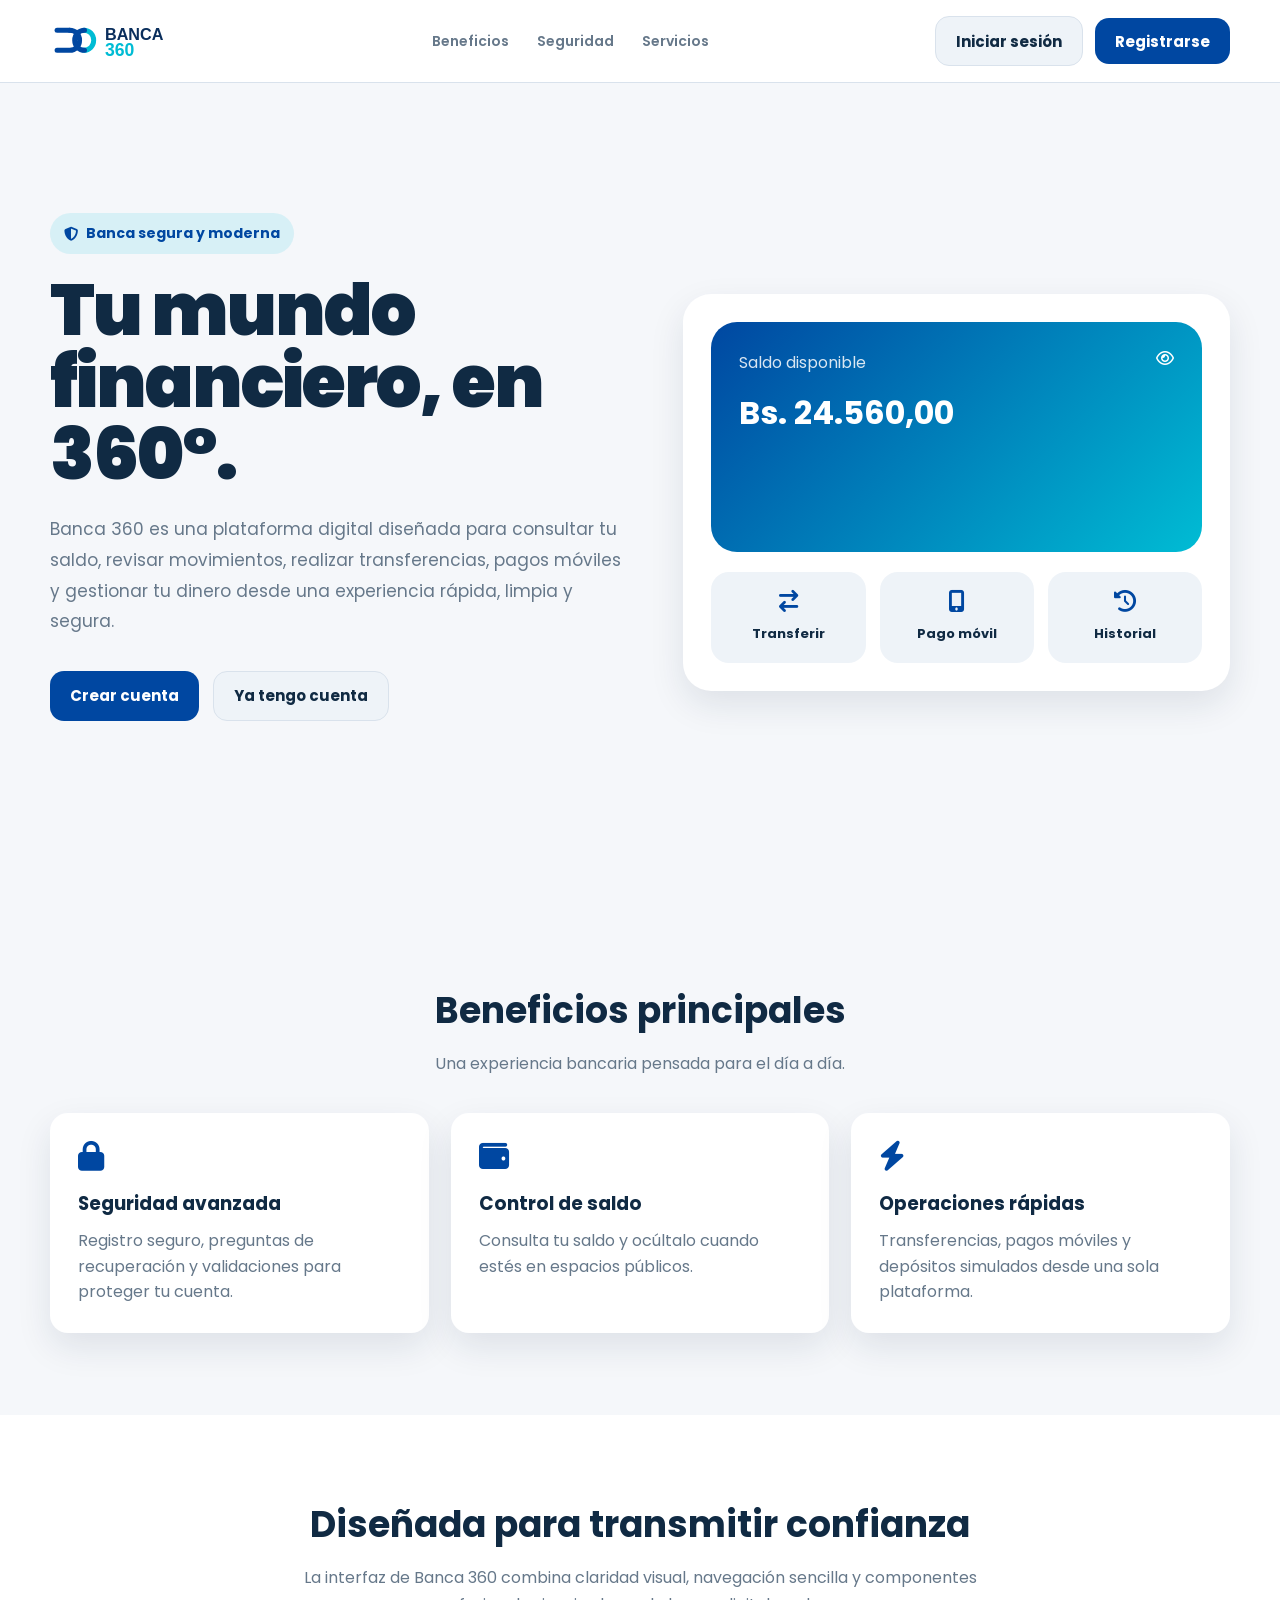
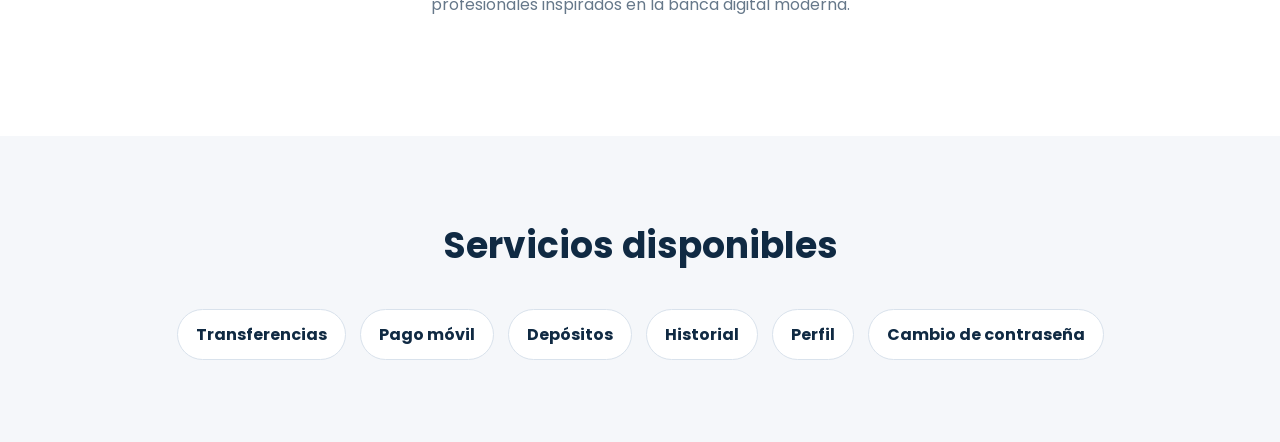
<file: pago-movil.html>
<!doctype html>
<html lang="es">
  <head>
    <meta charset="UTF-8" />
    <meta name="viewport" content="width=device-width, initial-scale=1.0" />
    <title>Banca 360 | Pago móvil</title>
    <link rel="icon" href="assets/isotipo.svg" />
    <link rel="preconnect" href="https://fonts.googleapis.com" />
    <link rel="preconnect" href="https://fonts.gstatic.com" crossorigin />
    <link
      href="https://fonts.googleapis.com/css2?family=Poppins:wght@400;500;600;700;800;900&display=swap"
      rel="stylesheet"
    />
    <link
      rel="stylesheet"
      href="https://cdnjs.cloudflare.com/ajax/libs/font-awesome/6.5.2/css/all.min.css"
    />
    <link rel="stylesheet" href="css/variables.css" />
    <link rel="stylesheet" href="css/global.css" />
  </head>
  <body>
    <div class="app-layout">
      <aside class="sidebar">
        <a href="dashboard.html" class="sidebar-logo">
          <img src="assets/logo.svg" alt="Banca 360" />
        </a>
        <nav class="sidebar-menu">
          <a href="dashboard.html"><i class="fa-solid fa-house"></i> Inicio</a>
          <a href="transferencias.html"
            ><i class="fa-solid fa-paper-plane"></i> Transferencias</a
          >
          <a href="pago-movil.html" class="active"
            ><i class="fa-solid fa-mobile-screen"></i> Pago móvil</a
          >
          <a href="depositos.html"
            ><i class="fa-solid fa-money-bill-transfer"></i> Depósitos</a
          >
          <a href="historial.html"
            ><i class="fa-solid fa-clock-rotate-left"></i> Historial</a
          >
          <a href="perfil.html"><i class="fa-solid fa-user"></i> Perfil</a>
          <a href="#" id="logoutBtn" class="logout"
            ><i class="fa-solid fa-right-from-bracket"></i> Cerrar sesión</a
          >
        </nav>
      </aside>

      <main class="dashboard-main">
        <header class="dashboard-header">
          <div>
            <h1 class="title">Pago móvil</h1>
            <p class="welcome-text">Envía dinero de forma inmediata</p>
          </div>
          <div class="header-actions">
            <button class="icon-btn" data-theme-toggle type="button">
              <i class="fa-solid fa-circle-half-stroke"></i>
            </button>
          </div>
        </header>

        <section
          class="dashboard-grid"
          style="display: block; max-width: 600px; margin: 0 auto"
        >
          <form
            id="mobilePaymentForm"
            class="auth-card"
            style="
              background: var(--surface);
              padding: 30px;
              box-shadow: var(--shadow);
              border-radius: var(--radius);
            "
          >
            <div class="form-group">
              <label>Tipo de documento</label>
              <div class="input-wrap">
                <i class="fa-solid fa-id-card"></i>
                <select id="mobileDocType" required>
                  <option value="">Seleccione</option>
                  <option value="V">Venezolano (V)</option>
                  <option value="E">Extranjero (E)</option>
                  <option value="J">Jurídico (J)</option>
                </select>
              </div>
            </div>

            <div class="form-group">
              <label>Cédula / RIF</label>
              <div class="input-wrap">
                <i class="fa-regular fa-address-card"></i>
                <input
                  type="text"
                  id="mobileDocId"
                  placeholder="Ej. 12345678"
                  required
                />
              </div>
            </div>

            <div class="form-group">
              <label>Banco destino</label>
              <div class="input-wrap">
                <i class="fa-solid fa-building-columns"></i>
                <select id="mobileBank" required>
                  <option value="">Seleccione banco</option>
                  <option value="0102">Banco de Venezuela</option>
                  <option value="0134">Banesco</option>
                  <option value="0105">Mercantil</option>
                  <option value="0108">Provincial</option>
                  <option value="0114">Bancaribe</option>
                </select>
              </div>
            </div>

            <div class="form-group">
              <label>Teléfono móvil</label>
              <div class="input-wrap">
                <i class="fa-solid fa-phone"></i>
                <input
                  type="tel"
                  id="mobilePhone"
                  placeholder="Ej. 04121234567"
                  required
                />
              </div>
            </div>

            <div class="form-group">
              <label>Monto (Bs.)</label>
              <div class="input-wrap">
                <i class="fa-solid fa-money-bill"></i>
                <input
                  type="number"
                  step="0.01"
                  id="mobileAmount"
                  placeholder="0,00"
                  required
                />
              </div>
            </div>

            <div class="form-group">
              <label>Concepto</label>
              <div class="input-wrap">
                <i class="fa-solid fa-comment-dots"></i>
                <input
                  type="text"
                  id="mobileConcept"
                  placeholder="¿Para qué es el pago?"
                  required
                />
              </div>
            </div>

            <p class="error" id="mobileError"></p>
            <p
              class="success-text"
              id="mobileSuccess"
              style="margin-bottom: 15px; font-weight: 500"
            ></p>

            <button class="btn btn-primary" type="submit" style="width: 100%">
              Confirmar Pago Móvil
            </button>
          </form>
        </section>
      </main>
    </div>

    <script src="js/storage.js"></script>
    <script src="js/theme.js"></script>
    <script src="js/operaciones.js"></script>
  </body>
</html>
</file>
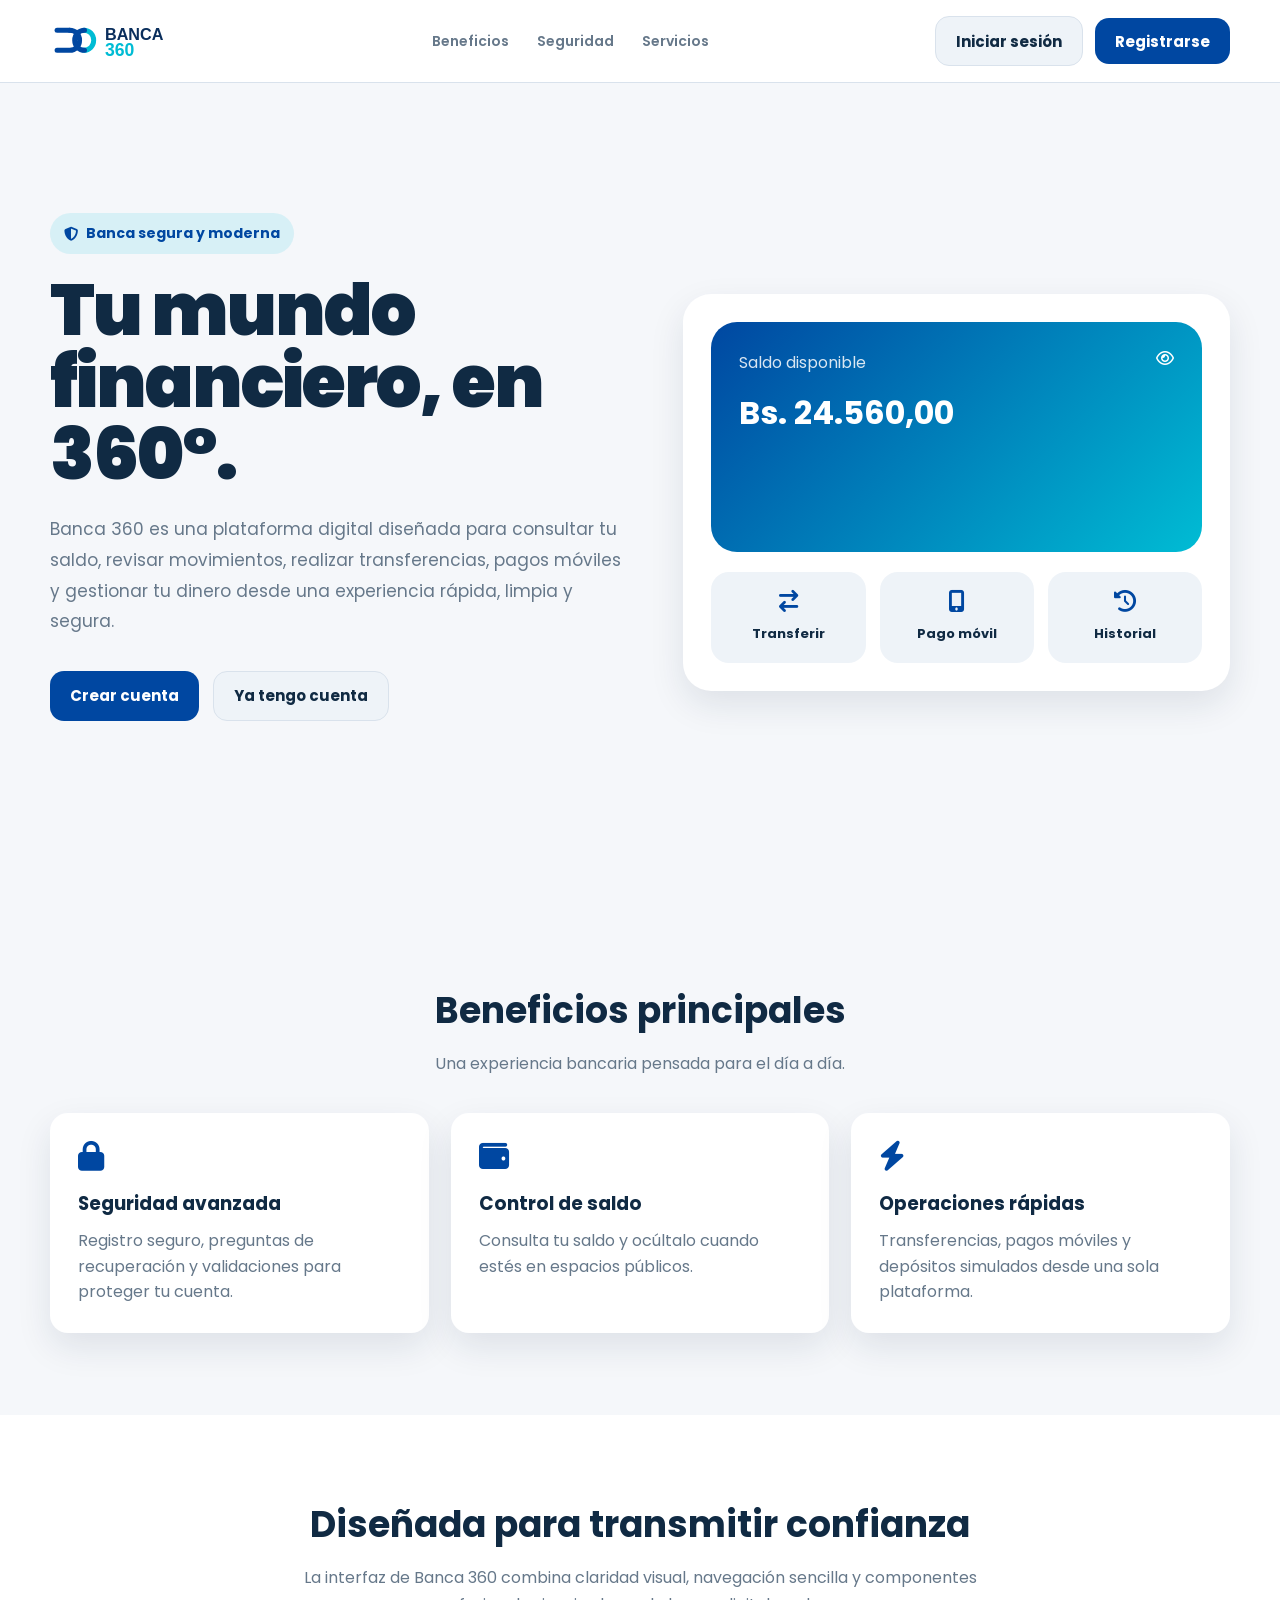
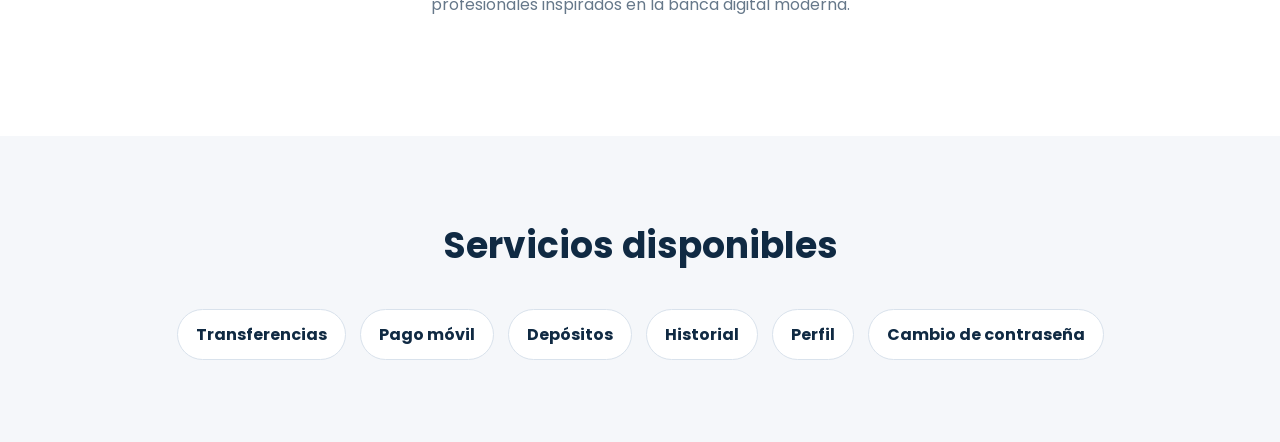
<file: perfil.html>
<!doctype html>
<html lang="es">
  <head>
    <meta charset="UTF-8" />
    <meta name="viewport" content="width=device-width, initial-scale=1.0" />
    <title>Banca 360 | Perfil</title>
    <link rel="icon" href="assets/isotipo.svg" />
    <link rel="preconnect" href="https://fonts.googleapis.com" />
    <link rel="preconnect" href="https://fonts.gstatic.com" crossorigin />
    <link
      href="https://fonts.googleapis.com/css2?family=Poppins:wght@400;500;600;700;800;900&display=swap"
      rel="stylesheet"
    />
    <link
      rel="stylesheet"
      href="https://cdnjs.cloudflare.com/ajax/libs/font-awesome/6.5.2/css/all.min.css"
    />
    <link rel="stylesheet" href="css/variables.css" />
    <link rel="stylesheet" href="css/global.css" />
  </head>
  <body>
    <div class="app-layout">
      <aside class="sidebar">
        <a href="dashboard.html" class="sidebar-logo">
          <img src="assets/logo.svg" alt="Banca 360" />
        </a>
        <nav class="sidebar-menu">
          <a href="dashboard.html"><i class="fa-solid fa-house"></i> Inicio</a>
          <a href="transferencias.html"
            ><i class="fa-solid fa-paper-plane"></i> Transferencias</a
          >
          <a href="pago-movil.html"
            ><i class="fa-solid fa-mobile-screen"></i> Pago móvil</a
          >
          <a href="depositos.html"
            ><i class="fa-solid fa-money-bill-transfer"></i> Depósitos</a
          >
          <a href="historial.html"
            ><i class="fa-solid fa-clock-rotate-left"></i> Historial</a
          >
          <a href="perfil.html" class="active"
            ><i class="fa-solid fa-user"></i> Perfil</a
          >
          <a href="#" id="logoutBtnSidebar" class="logout-btn"
            ><i class="fa-solid fa-right-from-bracket"></i> Cerrar sesión</a
          >
        </nav>
      </aside>

      <main class="dashboard-main">
        <header class="dashboard-header">
          <div>
            <h1 class="title">Perfil y configuración</h1>
            <p class="welcome-text">Gestiona tu cuenta y seguridad</p>
          </div>
          <div class="header-actions">
            <button class="icon-btn" data-theme-toggle type="button">
              <i class="fa-solid fa-circle-half-stroke"></i>
            </button>
          </div>
        </header>

        <section class="dashboard-grid profile-container">
          <div class="auth-card profile-card">
            <h2 class="title profile-section-title">Datos personales</h2>

            <div class="form-group">
              <label>Nombre completo</label>
              <div class="input-wrap">
                <i class="fa-regular fa-user"></i>
                <input type="text" id="profileName" disabled />
              </div>
            </div>

            <div class="form-group">
              <label>Correo electrónico</label>
              <div class="input-wrap">
                <i class="fa-regular fa-envelope"></i>
                <input type="text" id="profileEmail" disabled />
              </div>
            </div>

            <div class="form-group">
              <label>Cédula</label>
              <div class="input-wrap">
                <i class="fa-regular fa-id-card"></i>
                <input type="text" id="profileDocument" disabled />
              </div>
            </div>
          </div>

          <div class="auth-card profile-card">
            <h2 class="title profile-section-title">Cambiar la contraseña</h2>

            <div class="form-group">
              <label>Contraseña actual</label>
              <div class="input-wrap">
                <i class="fa-solid fa-lock"></i>
                <input
                  type="password"
                  id="currentPassword"
                  placeholder="Ingresa tu contraseña"
                />
              </div>
            </div>

            <div class="form-group">
              <label>Nueva contraseña</label>
              <div class="input-wrap">
                <i class="fa-solid fa-lock"></i>
                <input
                  type="password"
                  id="newPassword"
                  placeholder="Mínimo 6 números"
                />
              </div>
            </div>

            <div class="form-group">
              <label>Confirmar nueva contraseña</label>
              <div class="input-wrap">
                <i class="fa-solid fa-lock"></i>
                <input
                  type="password"
                  id="confirmNewPassword"
                  placeholder="Repite la nueva contraseña"
                />
              </div>
            </div>

            <p id="passwordError" class="error"></p>
            <p id="passwordSuccess" class="success-text"></p>

            <button class="btn btn-primary btn-full" id="changePasswordBtn">
              Actualizar contraseña
            </button>
          </div>

          <div class="auth-card profile-card">
            <h2 class="title profile-section-title">Sesión</h2>

            <div class="session-row">
              <div class="session-info">
                <strong class="session-title"
                  >Cerrar sesión en este equipo</strong
                >
                <span class="session-desc"
                  >Finaliza tu actividad de forma segura.</span
                >
              </div>
              <button class="btn-danger-outline" id="logoutBtnMain">
                <i class="fa-solid fa-right-from-bracket"></i> Salir
              </button>
            </div>
          </div>
        </section>
      </main>
    </div>

    <script src="js/storage.js"></script>
    <script src="js/theme.js"></script>
    <script src="js/perfil.js"></script>
  </body>
</html>
</file>
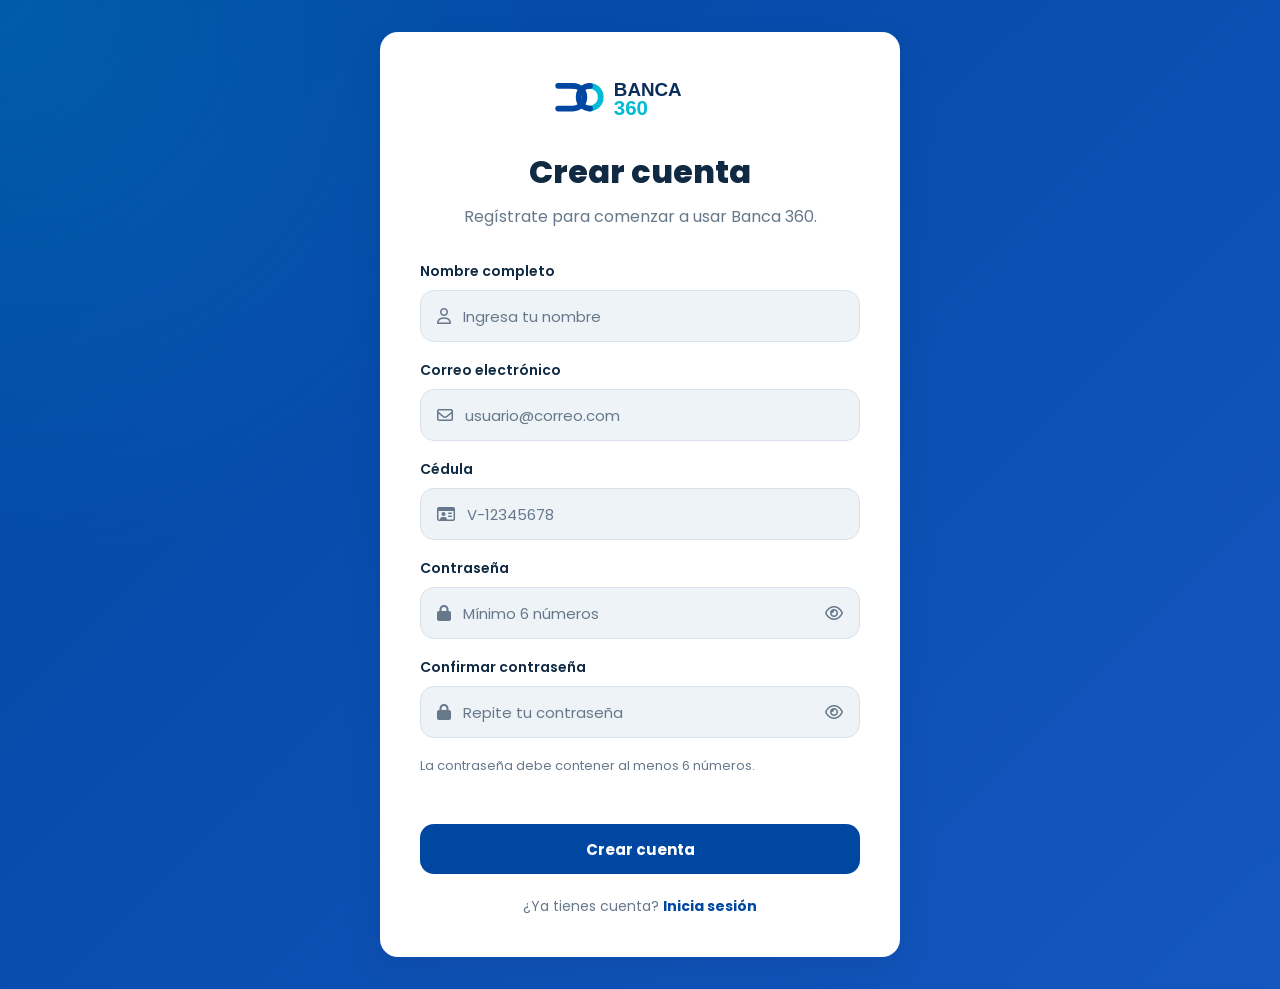
<file: registro.html>
<!doctype html>
<html lang="es">
  <head>
    <meta charset="UTF-8" />
    <meta name="viewport" content="width=device-width, initial-scale=1.0" />

    <title>Banca 360 | Registro</title>

    <link rel="icon" href="assets/isotipo.svg" />

    <!-- Google Fonts -->
    <link rel="preconnect" href="https://fonts.googleapis.com" />
    <link rel="preconnect" href="https://fonts.gstatic.com" crossorigin />

    <link
      href="https://fonts.googleapis.com/css2?family=Poppins:wght@400;500;600;700;800&display=swap"
      rel="stylesheet"
    />

    <!-- FontAwesome -->
    <link
      rel="stylesheet"
      href="https://cdnjs.cloudflare.com/ajax/libs/font-awesome/6.5.2/css/all.min.css"
    />

    <!-- CSS -->
    <link rel="stylesheet" href="css/variables.css" />
    <link rel="stylesheet" href="css/global.css" />
  </head>

  <body>
    <main class="auth-page">
      <section class="auth-card auth-card-register">
        <div class="auth-logo">
          <img src="assets/logo.svg" alt="Banca 360" />
        </div>

        <h1 class="title">Crear cuenta</h1>

        <p class="subtitle">Regístrate para comenzar a usar Banca 360.</p>

        <form id="registerForm">
          <div class="form-group">
            <label>Nombre completo</label>

            <div class="input-wrap">
              <i class="fa-regular fa-user"></i>

              <input type="text" id="name" placeholder="Ingresa tu nombre" />
            </div>
          </div>

          <div class="form-group">
            <label>Correo electrónico</label>

            <div class="input-wrap">
              <i class="fa-regular fa-envelope"></i>

              <input type="email" id="email" placeholder="usuario@correo.com" />
            </div>
          </div>

          <div class="form-group">
            <label>Cédula</label>

            <div class="input-wrap">
              <i class="fa-regular fa-id-card"></i>

              <input type="text" id="document" placeholder="V-12345678" />
            </div>
          </div>

          <div class="form-group">
            <label>Contraseña</label>

            <div class="input-wrap">
              <i class="fa-solid fa-lock"></i>

              <input
                type="password"
                id="password"
                placeholder="Mínimo 6 números"
              />

              <i
                class="fa-regular fa-eye password-eye"
                data-toggle-password="password"
              ></i>
            </div>
          </div>

          <div class="form-group">
            <label>Confirmar contraseña</label>

            <div class="input-wrap">
              <i class="fa-solid fa-lock"></i>

              <input
                type="password"
                id="confirmPassword"
                placeholder="Repite tu contraseña"
              />

              <i
                class="fa-regular fa-eye password-eye"
                data-toggle-password="confirmPassword"
              ></i>
            </div>
          </div>

          <p class="password-info">
            La contraseña debe contener al menos 6 números.
          </p>

          <p id="registerError" class="error"></p>

          <button class="btn btn-primary">Crear cuenta</button>
        </form>

        <p class="small">
          ¿Ya tienes cuenta?
          <a class="link" href="index.html"> Inicia sesión </a>
        </p>
      </section>
    </main>

    <script src="js/storage.js"></script>
    <script src="js/auth.js"></script>
  </body>
</html>
</file>
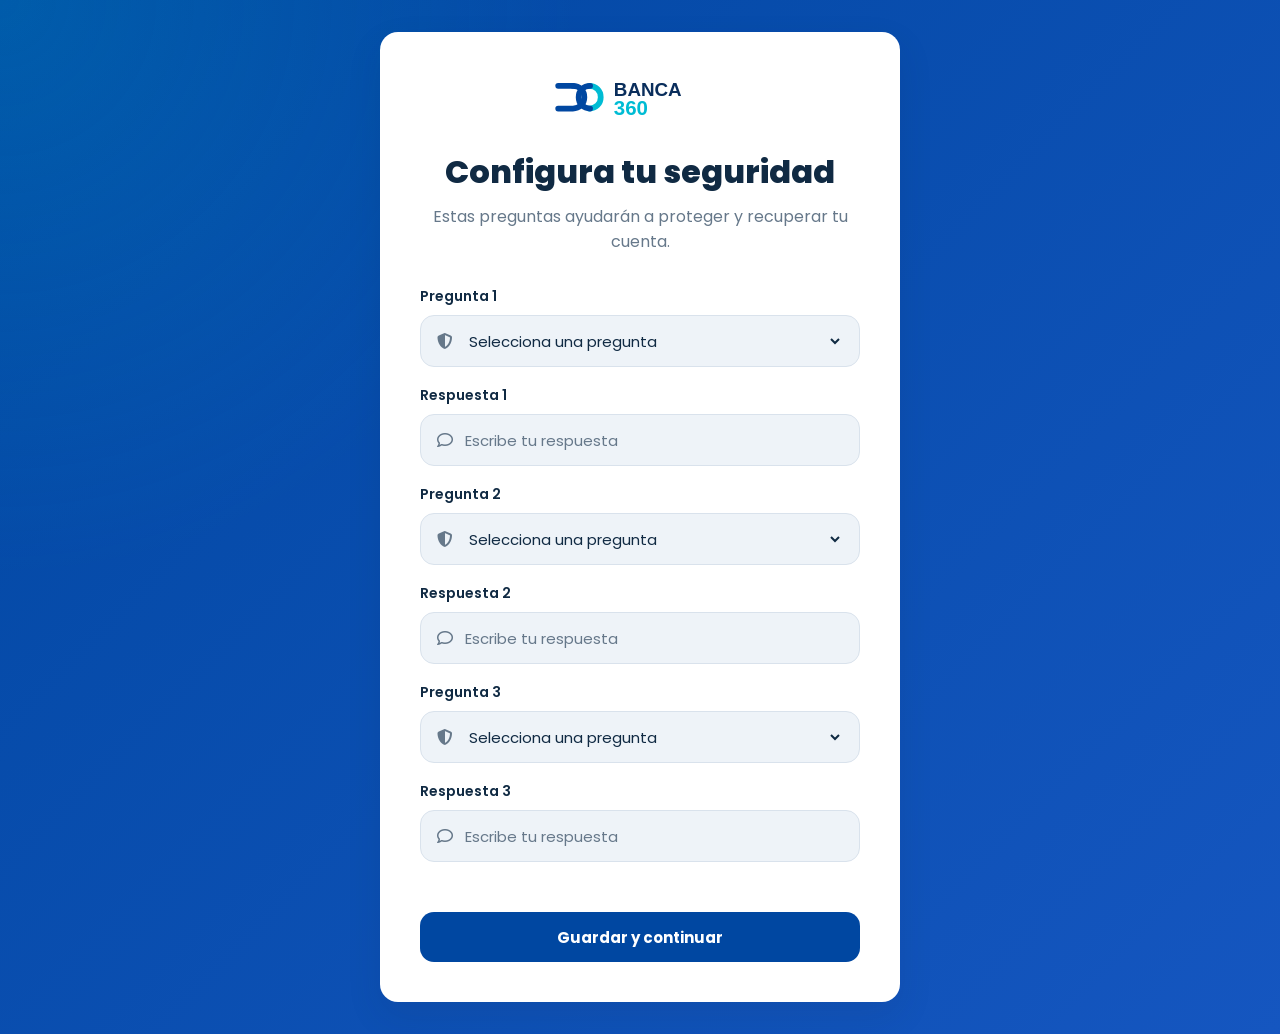
<file: seguridad.html>
<!doctype html>
<html lang="es">
  <head>
    <meta charset="UTF-8" />
    <meta name="viewport" content="width=device-width, initial-scale=1.0" />

    <title>Banca 360 | Seguridad</title>

    <link rel="icon" href="assets/isotipo.svg" />

    <link rel="preconnect" href="https://fonts.googleapis.com" />
    <link rel="preconnect" href="https://fonts.gstatic.com" crossorigin />

    <link
      href="https://fonts.googleapis.com/css2?family=Poppins:wght@400;500;600;700;800&display=swap"
      rel="stylesheet"
    />

    <link
      rel="stylesheet"
      href="https://cdnjs.cloudflare.com/ajax/libs/font-awesome/6.5.2/css/all.min.css"
    />

    <link rel="stylesheet" href="css/variables.css" />
    <link rel="stylesheet" href="css/global.css" />
  </head>

  <body>
    <main class="auth-page">
      <section class="auth-card auth-card-register">
        <div class="auth-logo">
          <img src="assets/logo.svg" alt="Banca 360" />
        </div>

        <h1 class="title">Configura tu seguridad</h1>

        <p class="subtitle">
          Estas preguntas ayudarán a proteger y recuperar tu cuenta.
        </p>

        <form id="securityForm">
          <div class="form-group">
            <label>Pregunta 1</label>

            <div class="input-wrap">
              <i class="fa-solid fa-shield-halved"></i>

              <select id="questionOne">
                <option value="">Selecciona una pregunta</option>
                <option value="mascota">
                  ¿Cuál fue el nombre de tu primera mascota?
                </option>
                <option value="ciudad">¿En qué ciudad naciste?</option>
                <option value="escuela">
                  ¿Cuál fue el nombre de tu escuela?
                </option>
              </select>
            </div>
          </div>

          <div class="form-group">
            <label>Respuesta 1</label>

            <div class="input-wrap">
              <i class="fa-regular fa-comment"></i>

              <input
                id="answerOne"
                type="text"
                placeholder="Escribe tu respuesta"
              />
            </div>
          </div>

          <div class="form-group">
            <label>Pregunta 2</label>

            <div class="input-wrap">
              <i class="fa-solid fa-shield-halved"></i>

              <select id="questionTwo">
                <option value="">Selecciona una pregunta</option>
                <option value="comida">¿Cuál es tu comida favorita?</option>
                <option value="amigo">
                  ¿Cómo se llama tu mejor amigo de infancia?
                </option>
                <option value="color">¿Cuál es tu color favorito?</option>
              </select>
            </div>
          </div>

          <div class="form-group">
            <label>Respuesta 2</label>

            <div class="input-wrap">
              <i class="fa-regular fa-comment"></i>

              <input
                id="answerTwo"
                type="text"
                placeholder="Escribe tu respuesta"
              />
            </div>
          </div>
          <div class="form-group">
            <label>Pregunta 3</label>

            <div class="input-wrap">
              <i class="fa-solid fa-shield-halved"></i>

              <select id="questionThree">
                <option value="">Selecciona una pregunta</option>
                <option value="comida">¿Cuál es tu comida favorita?</option>
                <option value="amigo">
                  ¿Cómo se llama tu mejor amigo de infancia?
                </option>
                <option value="color">¿Cuál es tu color favorito?</option>
              </select>
            </div>
          </div>

          <div class="form-group">
            <label>Respuesta 3</label>

            <div class="input-wrap">
              <i class="fa-regular fa-comment"></i>

              <input
                id="answerThree"
                type="text"
                placeholder="Escribe tu respuesta"
              />
            </div>
          </div>

          <p id="securityError" class="error"></p>

          <button class="btn btn-primary">Guardar y continuar</button>
        </form>
      </section>
    </main>

    <script src="js/storage.js"></script>
    <script src="js/auth.js"></script>
  </body>
</html>
</file>
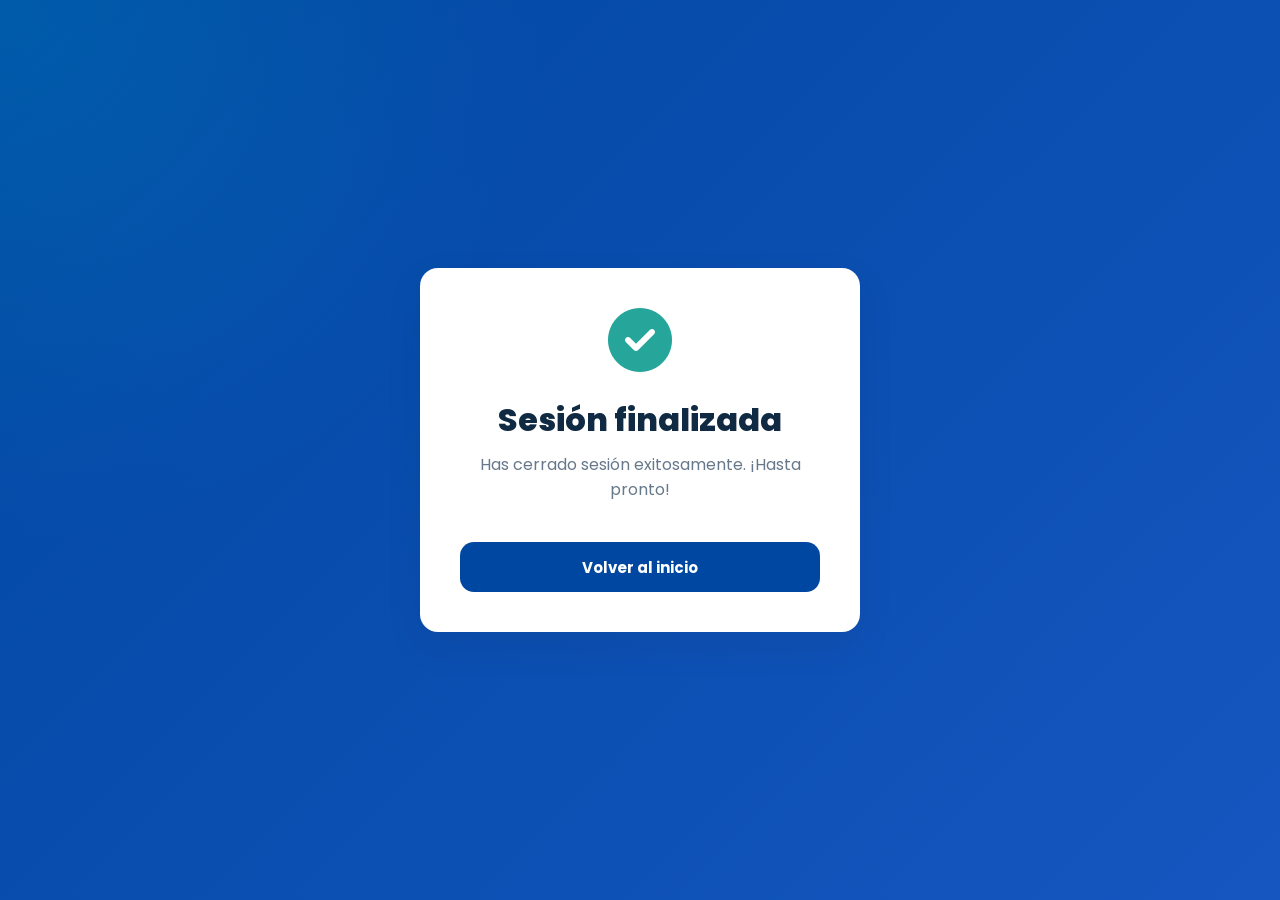
<file: sesion-Finalizada.html>
<!doctype html>
<html lang="es">
  <head>
    <meta charset="UTF-8" />
    <meta name="viewport" content="width=device-width, initial-scale=1.0" />
    <title>Banca 360 | Sesión finalizada</title>
    <link rel="icon" href="assets/isotipo.svg" />
    <link rel="preconnect" href="https://fonts.googleapis.com" />
    <link rel="preconnect" href="https://fonts.gstatic.com" crossorigin />
    <link href="https://fonts.googleapis.com/css2?family=Poppins:wght@400;500;600;700;800;900&display=swap" rel="stylesheet" />
    <link rel="stylesheet" href="https://cdnjs.cloudflare.com/ajax/libs/font-awesome/6.5.2/css/all.min.css" />
    <link rel="stylesheet" href="css/variables.css" />
    <link rel="stylesheet" href="css/global.css" />
  </head>
  <body>
    <main class="auth-page">
      <section class="auth-card" style="text-align: center;">
        <i class="fa-solid fa-circle-check" style="font-size: 64px; color: var(--success); margin-bottom: 24px;"></i>
        <h1 class="title">Sesión finalizada</h1>
        <p class="subtitle">Has cerrado sesión exitosamente. ¡Hasta pronto!</p>
        <a href="index.html" class="btn btn-primary" style="margin-top: 8px;">
          Volver al inicio
        </a>
      </section>
    </main>
  </body>
</html>
</file>
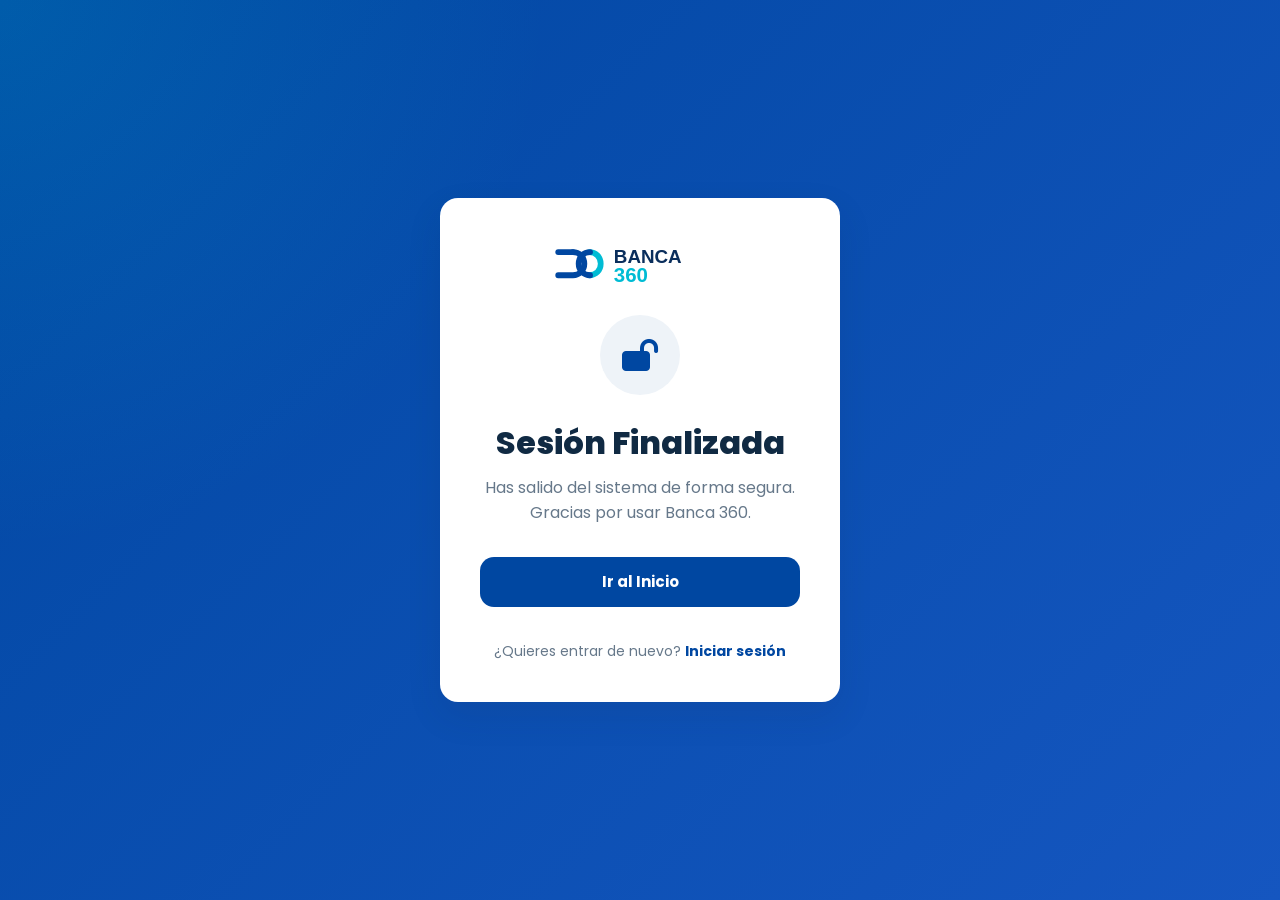
<file: sesion-finalizada.html>
<!doctype html>
<html lang="es">
  <head>
    <meta charset="UTF-8" />
    <meta name="viewport" content="width=device-width, initial-scale=1.0" />
    <title>Banca 360 | Sesión Finalizada</title>
    <link rel="icon" href="assets/isotipo.svg" />
    <link rel="preconnect" href="https://fonts.googleapis.com" />
    <link rel="preconnect" href="https://fonts.gstatic.com" crossorigin />
    <link
      href="https://fonts.googleapis.com/css2?family=Poppins:wght@400;500;600;700;800&display=swap"
      rel="stylesheet"
    />
    <link
      rel="stylesheet"
      href="https://cdnjs.cloudflare.com/ajax/libs/font-awesome/6.5.2/css/all.min.css"
    />
    <link rel="stylesheet" href="css/variables.css" />
    <link rel="stylesheet" href="css/global.css" />
  </head>
  <body>
    <main class="auth-page">
      <section class="auth-card auth-card-center auth-card-narrow">
        <div class="auth-logo">
          <img src="assets/logo.svg" alt="Banca 360" />
        </div>

        <div class="icon-circle-large">
          <i class="fa-solid fa-lock-open"></i>
        </div>

        <h1 class="title">Sesión Finalizada</h1>
        <p class="subtitle">
          Has salido del sistema de forma segura. Gracias por usar Banca 360.
        </p>

        <div class="action-buttons-col">
          <a href="index.html" class="btn btn-primary">Ir al Inicio</a>
          <p class="small">
            ¿Quieres entrar de nuevo?
            <a href="login.html" class="link">Iniciar sesión</a>
          </p>
        </div>
      </section>
    </main>

    <script src="js/theme.js"></script>
  </body>
</html>
</file>
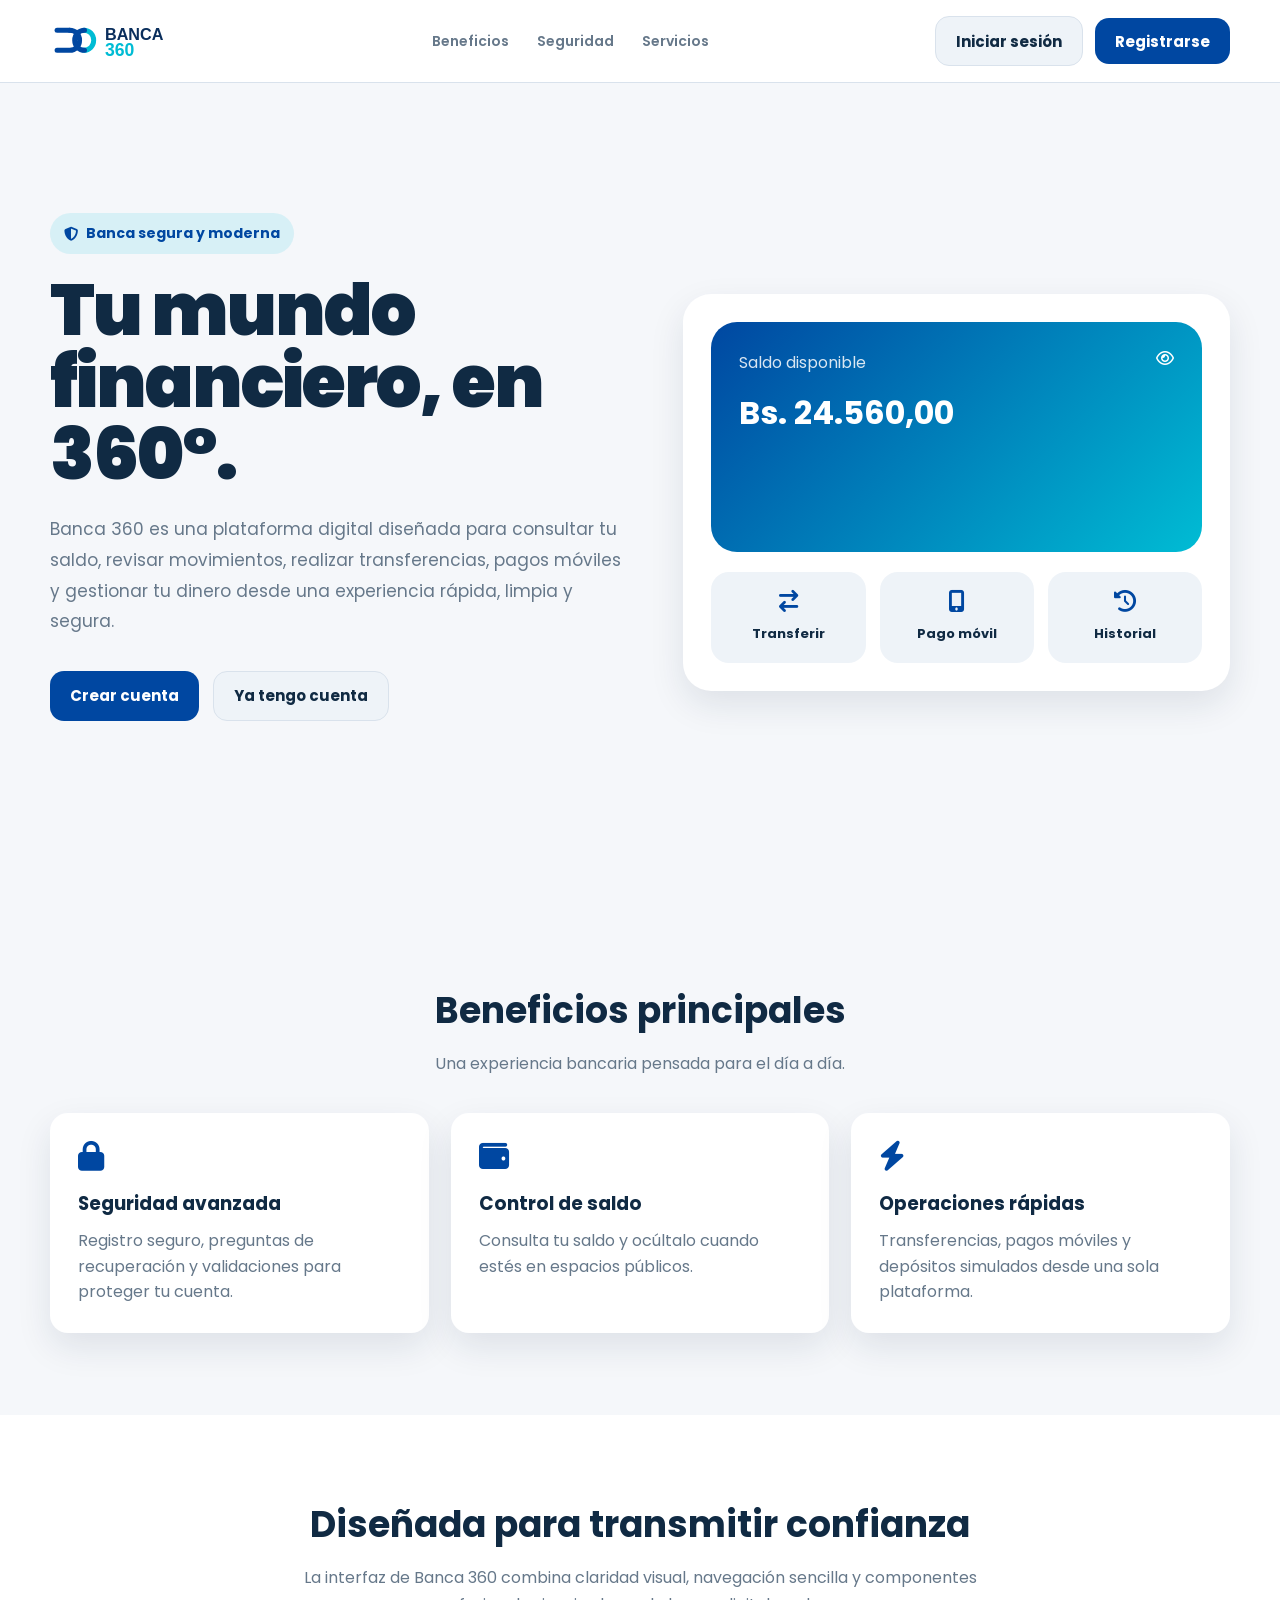
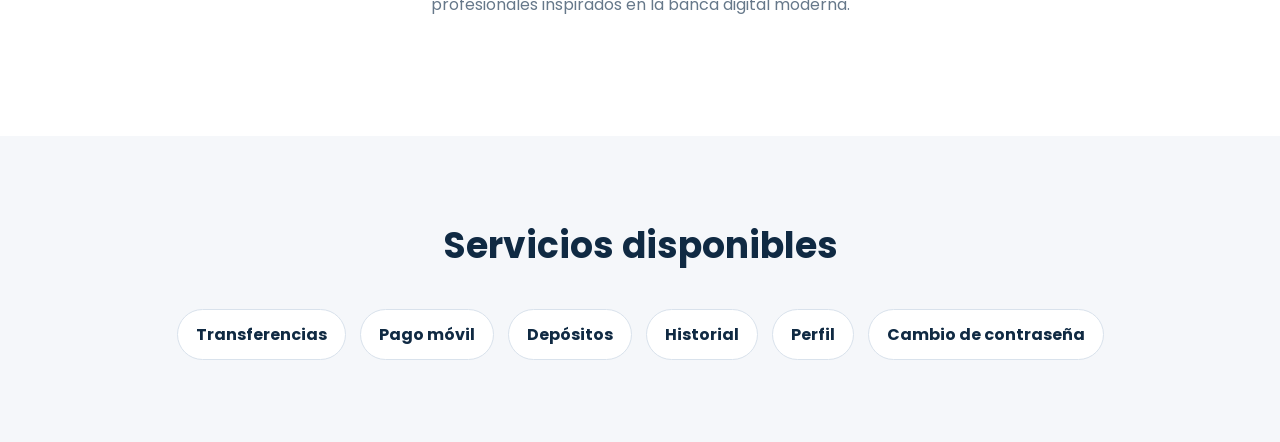
<file: transferencias.html>
<!doctype html>
<html lang="es">
  <head>
    <meta charset="UTF-8" />
    <meta name="viewport" content="width=device-width, initial-scale=1.0" />
    <title>Banca 360 | Transferencias</title>
    <link rel="icon" href="assets/isotipo.svg" />
    <link rel="preconnect" href="https://fonts.googleapis.com" />
    <link rel="preconnect" href="https://fonts.gstatic.com" crossorigin />
    <link
      href="https://fonts.googleapis.com/css2?family=Poppins:wght@400;500;600;700;800;900&display=swap"
      rel="stylesheet"
    />
    <link
      rel="stylesheet"
      href="https://cdnjs.cloudflare.com/ajax/libs/font-awesome/6.5.2/css/all.min.css"
    />
    <link rel="stylesheet" href="css/variables.css" />
    <link rel="stylesheet" href="css/global.css" />
  </head>
  <body>
    <div class="app-layout">
      <aside class="sidebar">
        <a href="dashboard.html" class="sidebar-logo">
          <img src="assets/logo.svg" alt="Banca 360" />
        </a>
        <nav class="sidebar-menu">
          <a href="dashboard.html"><i class="fa-solid fa-house"></i> Inicio</a>
          <a href="transferencias.html" class="active"
            ><i class="fa-solid fa-paper-plane"></i> Transferencias</a
          >
          <a href="pago-movil.html"
            ><i class="fa-solid fa-mobile-screen"></i> Pago móvil</a
          >
          <a href="depositos.html"
            ><i class="fa-solid fa-money-bill-transfer"></i> Depósitos</a
          >
          <a href="historial.html"
            ><i class="fa-solid fa-clock-rotate-left"></i> Historial</a
          >
          <a href="perfil.html"><i class="fa-solid fa-user"></i> Perfil</a>
          <a href="#" id="logoutBtn" class="logout"
            ><i class="fa-solid fa-right-from-bracket"></i> Cerrar sesión</a
          >
        </nav>
      </aside>

      <main class="dashboard-main">
        <header class="dashboard-header">
          <div>
            <h1 class="title">Transferencias</h1>
            <p class="welcome-text">Mueve tus fondos entre cuentas</p>
          </div>
          <div class="header-actions">
            <button class="icon-btn" data-theme-toggle type="button">
              <i class="fa-solid fa-circle-half-stroke"></i>
            </button>
          </div>
        </header>

        <section
          class="dashboard-grid"
          style="display: block; max-width: 600px; margin: 0 auto"
        >
          <form
            id="transferForm"
            class="auth-card"
            style="
              background: var(--surface);
              padding: 30px;
              box-shadow: var(--shadow);
              border-radius: var(--radius);
            "
          >
            <div class="form-group">
              <label>Tipo de documento</label>
              <div class="input-wrap">
                <i class="fa-solid fa-id-card"></i>
                <select id="transferDocType" required>
                  <option value="">Seleccione</option>
                  <option value="V">Venezolano (V)</option>
                  <option value="E">Extranjero (E)</option>
                  <option value="J">Jurídico (J)</option>
                </select>
              </div>
            </div>

            <div class="form-group">
              <label>Cédula del beneficiario</label>
              <div class="input-wrap">
                <i class="fa-regular fa-address-card"></i>
                <input
                  type="text"
                  id="transferDocId"
                  placeholder="Ej. 12345678"
                  required
                />
              </div>
            </div>

            <div class="form-group">
              <label>Banco beneficiario</label>
              <div class="input-wrap">
                <i class="fa-solid fa-building-columns"></i>
                <select id="transferBank" required>
                  <option value="">Seleccione banco</option>
                  <option value="0102">Banco de Venezuela</option>
                  <option value="0134">Banesco</option>
                  <option value="0105">Mercantil</option>
                  <option value="0108">Provincial</option>
                  <option value="0114">Bancaribe</option>
                </select>
              </div>
            </div>

            <div class="form-group">
              <label>Número de cuenta (20 dígitos)</label>
              <div class="input-wrap">
                <i class="fa-solid fa-money-check"></i>
                <input
                  type="text"
                  id="targetAccount"
                  maxlength="20"
                  placeholder="01XXXXXXXX..."
                  required
                />
              </div>
            </div>

            <div class="form-group">
              <label>Monto a transferir (Bs.)</label>
              <div class="input-wrap">
                <i class="fa-solid fa-money-bill"></i>
                <input
                  type="number"
                  step="0.01"
                  id="transferAmount"
                  placeholder="0,00"
                  required
                />
              </div>
            </div>

            <div class="form-group">
              <label>Concepto</label>
              <div class="input-wrap">
                <i class="fa-solid fa-comment-dots"></i>
                <input
                  type="text"
                  id="transferConcept"
                  placeholder="Motivo de la transferencia"
                  required
                />
              </div>
            </div>

            <p class="error" id="transferError"></p>
            <p
              class="success-text"
              id="transferSuccess"
              style="margin-bottom: 15px; font-weight: 500"
            ></p>

            <button class="btn btn-primary" type="submit" style="width: 100%">
              Confirmar Transferencia
            </button>
          </form>
        </section>
      </main>
    </div>

    <script src="js/storage.js"></script>
    <script src="js/theme.js"></script>
    <script src="js/operaciones.js"></script>
  </body>
</html>
</file>
<file: css/variables.css>
:root {
  --primary: #0047a1;
  --primary-2: #1556c0;
  --cyan: #00bcd4;
  --success: #26a69a;
  --danger: #e53935;
  --warning: #f9a825;
  --bg: #f5f7fa;
  --surface: #ffffff;
  --surface-2: #eef3f8;
  --text: #102a43;
  --muted: #66788a;
  --border: #d9e2ec;
  --shadow: 0 14px 35px rgba(16, 42, 67, 0.1);
  --radius: 18px;
}
body.dark {
  --primary: #0a2e5c;
  --primary-2: #173a84;
  --cyan: #00bcd4;
  --success: #26a69a;
  --danger: #ff5a5f;
  --warning: #ffd166;
  --bg: #0f172a;
  --surface: #121c2f;
  --surface-2: #1d293d;
  --text: #f8fafc;
  --muted: #aab7c4;
  --border: #26384f;
  --shadow: 0 18px 40px rgba(0, 0, 0, 0.28);
}
</file>
<file: css/global.css>
@import url("variables.css");

* {
  margin: 0;
  padding: 0;
  box-sizing: border-box;
}

html {
  font-size: 16px;
}

body {
  min-height: 100vh;
  font-family: "Poppins", sans-serif;
  background: var(--bg);
  color: var(--text);
}

a {
  text-decoration: none;
}

button,
input {
  font-family: inherit;
}
button {
  border: none;
  cursor: pointer;
}

img {
  max-width: 100%;
  display: block;
}

.auth-page {
  min-height: 100vh;
  padding: 32px;
  display: flex;
  justify-content: center;
  align-items: center;
  background:
    radial-gradient(
      circle at top left,
      rgba(0, 188, 212, 0.18),
      transparent 35%
    ),
    linear-gradient(135deg, var(--primary), var(--primary-2));
}

.auth-card {
  width: 100%;
  max-width: 440px;
  padding: 40px;
  border-radius: var(--radius);
  background: var(--surface);
  box-shadow: var(--shadow);
}

.auth-logo {
  display: flex;
  justify-content: center;
  margin-bottom: 24px;
}
.auth-logo img {
  width: 180px;
}

.title {
  font-size: 32px;
  font-weight: 800;
  text-align: center;
  margin-bottom: 8px;
}

.subtitle {
  color: var(--muted);
  text-align: center;
  margin-bottom: 32px;
}
.form-group {
  margin-bottom: 18px;
}

.form-group label {
  display: block;
  font-size: 14px;
  font-weight: 600;
  margin-bottom: 8px;
}

.input-wrap {
  height: 52px;
  padding: 0 16px;
  border: 1px solid var(--border);
  border-radius: 14px;
  background: var(--surface-2);
  display: flex;
  align-items: center;
  gap: 12px;
}

.input-wrap i {
  color: var(--muted);
}

.input-wrap input {
  width: 100%;
  border: none;
  outline: none;
  background: transparent;
  color: var(--text);
  font-size: 15px;
}

.input-wrap input::placeholder {
  color: var(--muted);
}

.input-wrap:focus-within {
  border-color: var(--cyan);
  box-shadow: 0 0 0 4px rgba(0, 188, 212, 0.15);
}
.btn {
  min-height: 50px;
  padding: 0 20px;
  border-radius: 14px;
  font-size: 15px;
  font-weight: 700;
  transition: 0.2s ease;
}

.btn-primary {
  width: 100%;
  color: white;
  background: var(--primary);
}

.btn-primary:hover {
  transform: translateY(-2px);
  box-shadow: 0 12px 22px rgba(0, 71, 161, 0.25);
}

.btn-secondary:hover {
  transform: translateY(-2px);
  box-shadow: 0 12px 22px rgba(0, 71, 161, 0.25);
}

.theme-toggle {
  background: var(--surface-2);
  color: var(--text);
}

.small {
  margin-top: 22px;
  font-size: 14px;
  text-align: center;
  color: var(--muted);
}

.link {
  color: var(--primary);
  font-weight: 700;
}

.error {
  min-height: 20px;
  margin-bottom: 12px;
  font-size: 14px;
  color: var(--danger);
}

@media (max-width: 480px) {
  .auth-page {
    padding: 20px;
    align-items: flex-start;
  }

  .auth-card {
    padding: 28px 22px;
    margin-top: 32px;
  }

  .title {
    font-size: 26px;
  }

  .auth-logo img {
    width: 150px;
  }
}
.auth-card-register {
  max-width: 520px;
}

.password-info {
  margin-bottom: 16px;
  font-size: 13px;
  color: var(--muted);
}

.password-eye {
  cursor: pointer;
  transition: 0.2s ease;
}

.password-eye:hover {
  color: var(--primary);
}

@media (max-width: 480px) {
  .auth-card-register {
    padding: 28px 20px;
  }
}

select {
  width: 100%;
  border: none;
  outline: none;
  background: transparent;
  color: var(--text);
  font-family: inherit;
  font-size: 15px;
  cursor: pointer;
}

select option {
  color: #102a43;
}

/* estilos para el landingpage */
.landing-header {
  width: 100%;
  background: var(--surface);
  border-bottom: 1px solid var(--border);
  position: sticky;
  top: 0;
  z-index: 20;
}

.navbar {
  width: min(1180px, calc(100% - 40px));
  min-height: 82px;
  margin: 0 auto;
  display: flex;
  align-items: center;
  justify-content: space-between;
  gap: 24px;
}

.navbar-logo img {
  width: 155px;
}

.navbar-links {
  display: flex;
  align-items: center;
  gap: 28px;
}

.navbar-links a {
  color: var(--muted);
  font-size: 14px;
  font-weight: 600;
}

.navbar-links a:hover {
  color: var(--primary);
}

.navbar-actions {
  display: flex;
  align-items: center;
  gap: 12px;
}

.btn-secondary {
  background: var(--surface-2);
  color: var(--text);
  border: 1px solid var(--border);
}

.btn-nav {
  width: auto;
  min-height: 46px;
  display: inline-flex;
  align-items: center;
}

.hero {
  width: min(1180px, calc(100% - 40px));
  min-height: calc(100vh - 82px);
  margin: 0 auto;
  display: flex;
  align-items: center;
  gap: 56px;
}

.hero-content {
  flex: 1;
}

.badge {
  width: fit-content;
  margin-bottom: 20px;
  padding: 10px 14px;
  border-radius: 999px;
  background: rgba(0, 188, 212, 0.12);
  color: var(--primary);
  font-size: 14px;
  font-weight: 700;
  display: flex;
  align-items: center;
  gap: 8px;
}

.hero h1 {
  max-width: 660px;
  font-size: clamp(42px, 6vw, 72px);
  line-height: 1;
  font-weight: 900;
  letter-spacing: -2px;
  margin-bottom: 24px;
}

.hero-content > p {
  max-width: 620px;
  color: var(--muted);
  font-size: 17px;
  line-height: 1.8;
}

.hero-actions {
  margin-top: 34px;
  display: flex;
  align-items: center;
  gap: 14px;
}

.hero-actions .btn {
  width: auto;
  display: inline-flex;
  align-items: center;
  justify-content: center;
}

.hero-card {
  flex: 0.85;
  padding: 28px;
  border-radius: 28px;
  background: var(--surface);
  box-shadow: var(--shadow);
}

.bank-card-preview {
  min-height: 230px;
  padding: 28px;
  border-radius: 26px;
  background: linear-gradient(135deg, var(--primary), var(--cyan));
  color: #fff;
  display: flex;
  justify-content: space-between;
  align-items: flex-start;
}

.bank-card-preview p {
  opacity: 0.85;
  margin-bottom: 14px;
}

.bank-card-preview h2 {
  font-size: 32px;
}

.quick-actions {
  margin-top: 20px;
  display: flex;
  gap: 14px;
}

.quick-actions div {
  flex: 1;
  padding: 18px 12px;
  border-radius: 18px;
  background: var(--surface-2);
  color: var(--text);
  text-align: center;
}

.quick-actions i {
  display: block;
  margin-bottom: 8px;
  color: var(--primary);
  font-size: 22px;
}

.quick-actions span {
  font-size: 13px;
  font-weight: 700;
}

.landing-section {
  width: min(1180px, calc(100% - 40px));
  margin: 0 auto;
  padding: 82px 0;
}

.section-title {
  text-align: center;
  margin-bottom: 36px;
}

.section-title h2 {
  font-size: 36px;
  margin-bottom: 12px;
}

.section-title p {
  max-width: 700px;
  margin: 0 auto;
  color: var(--muted);
  line-height: 1.7;
}

.features {
  display: flex;
  gap: 22px;
}

.feature-card {
  flex: 1;
  padding: 28px;
  border-radius: var(--radius);
  background: var(--surface);
  box-shadow: var(--shadow);
}

.feature-card i {
  font-size: 30px;
  color: var(--primary);
  margin-bottom: 18px;
}

.feature-card h3 {
  margin-bottom: 10px;
}

.feature-card p {
  color: var(--muted);
  line-height: 1.6;
}

.landing-section-alt {
  width: 100%;
  background: var(--surface);
  padding-inline: 20px;
}

.services-list {
  display: flex;
  justify-content: center;
  flex-wrap: wrap;
  gap: 14px;
}

.services-list span {
  padding: 12px 18px;
  border-radius: 999px;
  background: var(--surface);
  border: 1px solid var(--border);
  color: var(--text);
  font-weight: 700;
}

.landing-error {
  margin-top: 18px;
}

@media (max-width: 900px) {
  .navbar {
    flex-wrap: wrap;
    padding: 18px 0;
  }

  .navbar-links {
    order: 3;
    width: 100%;
    justify-content: center;
    flex-wrap: wrap;
  }

  .hero {
    min-height: auto;
    padding: 70px 0;
    flex-direction: column;
    text-align: center;
  }

  .badge,
  .hero-actions {
    margin-left: auto;
    margin-right: auto;
  }

  .features {
    flex-direction: column;
  }

  .hero-card {
    width: 100%;
  }
}

@media (max-width: 560px) {
  .navbar {
    width: min(100% - 24px, 1180px);
  }

  .navbar-actions {
    width: 100%;
    flex-direction: column;
  }

  .navbar-actions .btn,
  .navbar-actions .btn-nav {
    width: 100%;
    justify-content: center;
  }

  .hero {
    width: min(100% - 24px, 1180px);
  }

  .hero-actions {
    flex-direction: column;
  }

  .hero-actions .btn {
    width: 100%;
  }

  .quick-actions {
    flex-direction: column;
  }
}
/* estilos para el dashboard */
.app-layout {
  min-height: 100vh;
  display: flex;
  background: var(--bg);
}

.sidebar {
  width: 280px;
  padding: 28px;
  background: var(--surface);
  border-right: 1px solid var(--border);
  display: flex;
  flex-direction: column;
  gap: 32px;
}

/* --- Mejora del Logo en el Sidebar --- */
.sidebar-logo img {
  height: 55px; /* Aumentado de tamaño para mayor impacto */
  width: auto;
  margin: 0 auto;
  transition: transform 0.3s ease;
}

.sidebar-logo:hover img {
  transform: scale(1.05); /* Pequeño efecto al pasar el mouse */
}

.sidebar-menu {
  display: flex;
  flex-direction: column;
  gap: 10px;
}

.sidebar-menu a {
  padding: 14px 16px;
  border-radius: 14px;
  color: var(--muted);
  font-weight: 700;
  display: flex;
  align-items: center;
  gap: 12px;
}

.sidebar-menu a:hover,
.sidebar-menu a.active {
  background: var(--surface-2);
  color: var(--primary);
}

.dashboard-main {
  flex: 1;
  padding: 32px;
}

.dashboard-header {
  display: flex;
  align-items: center;
  justify-content: space-between;
  gap: 24px;
  margin-bottom: 32px;
}

.welcome-text {
  color: var(--muted);
  font-weight: 600;
}

.dashboard-header h1 {
  font-size: 34px;
}

.header-actions {
  display: flex;
  align-items: center;
  gap: 12px;
}

.icon-btn,
.logout-btn,
.balance-eye {
  min-height: 46px;
  padding: 0 16px;
  border-radius: 14px;
  background: var(--surface);
  color: var(--text);
  border: 1px solid var(--border);
  font-weight: 700;
}

.logout-btn {
  display: flex;
  align-items: center;
  gap: 8px;
}

.dashboard-grid {
  display: flex;
  gap: 22px;
  margin-bottom: 24px;
}

.balance-card,
.summary-card,
.transactions-card {
  border-radius: 24px;
  background: var(--surface);
  box-shadow: var(--shadow);
}

.balance-card {
  flex: 2;
  padding: 28px;
  color: white;
  background: linear-gradient(135deg, var(--primary), var(--cyan));
}

.balance-card-header {
  display: flex;
  justify-content: space-between;
  gap: 20px;
}

.balance-card p {
  opacity: 0.9;
}

.balance-card h2 {
  margin-top: 10px;
  font-size: 36px;
}

.balance-eye {
  background: rgba(255, 255, 255, 0.15);
  color: white;
  border-color: rgba(255, 255, 255, 0.25);
}

.account-number {
  margin-top: 34px;
}

.summary-card {
  flex: 1;
  padding: 28px;
}

.summary-card h3 {
  margin-bottom: 20px;
}

.summary-row {
  padding: 14px 0;
  border-bottom: 1px solid var(--border);
  display: flex;
  justify-content: space-between;
  gap: 16px;
}

.success-text {
  color: var(--success);
}

.danger-text {
  color: var(--danger);
}

.quick-menu {
  margin-bottom: 24px;
  display: flex;
  gap: 18px;
}

/* --- Botones de Operaciones Dinámicos (Quick Cards) --- */
.quick-card {
  flex: 1;
  min-height: 120px;
  padding: 20px;
  background: var(--primary) !important;
  border: none;
  position: relative;
  overflow: hidden;
  transition:
    background 0.3s ease,
    box-shadow 0.3s ease;
  display: flex;
  flex-direction: column;
  align-items: center;
  justify-content: center;
  z-index: 1;
  border-radius: var(--radius);
  /* Agregado: Forzamos que todo el texto base sea blanco */
  color: #ffffff !important;
}

/* Forzamos que cualquier texto (h3, p, span) sea blanco */
.quick-card h3,
.quick-card p,
.quick-card span {
  color: #ffffff !important;
  text-align: center;
  margin: 0;
}

/* El icono lo mantenemos en cian para que resalte */
.quick-card i {
  color: var(--cyan) !important;
  font-size: 1.8rem;
  margin-bottom: 12px;
}

/* Movimiento interno suave */
.quick-card > * {
  transition: transform 0.3s cubic-bezier(0.4, 0, 0.2, 1);
  pointer-events: none;
}

.quick-card:hover {
  background: var(--primary-2) !important;
  box-shadow: 0 12px 24px rgba(0, 71, 161, 0.3);
}

.quick-card:hover > * {
  transform: translateY(-5px);
}

/* Efecto de brillo */
.quick-card::after {
  content: "";
  position: absolute;
  top: 0;
  left: -100%;
  width: 100%;
  height: 100%;
  background: linear-gradient(
    90deg,
    transparent,
    rgba(255, 255, 255, 0.1),
    transparent
  );
  transition: 0.5s;
  z-index: -1;
}

.quick-card:hover::after {
  left: 100%;
}

.transactions-card {
  padding: 28px;
}

.section-header {
  margin-bottom: 22px;
  display: flex;
  align-items: center;
  justify-content: space-between;
}

.section-header a {
  color: var(--primary);
  font-weight: 800;
}

.transaction-list {
  display: flex;
  flex-direction: column;
  gap: 14px;
}

.transaction-item {
  padding: 16px;
  border: 1px solid var(--border);
  border-radius: 18px;
  display: flex;
  align-items: center;
  gap: 16px;
}

.transaction-item div:nth-child(2) {
  flex: 1;
}

.transaction-item p {
  color: var(--muted);
  font-size: 14px;
}

.transaction-icon {
  width: 46px;
  height: 46px;
  border-radius: 14px;
  display: flex;
  align-items: center;
  justify-content: center;
}

.transaction-icon.income {
  background: rgba(38, 166, 154, 0.12);
  color: var(--success);
}

.transaction-icon.outcome {
  background: rgba(229, 57, 53, 0.12);
  color: var(--danger);
}

@media (max-width: 900px) {
  .app-layout {
    flex-direction: column;
  }

  .sidebar {
    width: 100%;
    border-right: none;
    border-bottom: 1px solid var(--border);
  }

  .sidebar-menu {
    flex-direction: row;
    overflow-x: auto;
  }

  .sidebar-menu a {
    white-space: nowrap;
  }

  .dashboard-grid {
    flex-direction: column;
  }

  .quick-menu {
    flex-wrap: wrap;
  }

  .quick-card {
    min-width: calc(50% - 9px);
  }
}

@media (max-width: 560px) {
  .dashboard-main {
    padding: 22px;
  }

  .dashboard-header {
    flex-direction: column;
    align-items: flex-start;
  }

  .header-actions {
    width: 100%;
    flex-wrap: wrap;
  }

  .header-actions button {
    flex: 1;
  }

  .dashboard-header h1 {
    font-size: 28px;
  }

  .balance-card h2 {
    font-size: 28px;
  }

  .quick-menu {
    flex-direction: column;
  }

  .transaction-item {
    align-items: flex-start;
  }
}

.hidden {
  display: none;
}

.btn {
  display: inline-flex;
  align-items: center;
  justify-content: center;
  gap: 10px;
}

.spinner {
  width: 18px;
  height: 18px;
  border: 3px solid rgba(255, 255, 255, 0.45);
  border-top-color: #ffffff;
  border-radius: 50%;
  animation: spin 0.8s linear infinite;
}

.btn.loading {
  opacity: 0.85;
  pointer-events: none;
}

@keyframes spin {
  to {
    transform: rotate(360deg);
  }
}

/* =========================================
   COMPROBANTE Y SESIÓN FINALIZADA
========================================= */
.auth-card-center {
  text-align: center;
}
.auth-card-narrow {
  max-width: 400px;
  margin: 0 auto;
}
.success-icon-large {
  color: var(--success);
  font-size: 48px;
  margin-bottom: 16px;
}
.icon-circle-large {
  background: var(--surface-2);
  width: 80px;
  height: 80px;
  border-radius: 50%;
  display: flex;
  align-items: center;
  justify-content: center;
  margin: 0 auto 24px;
}
.icon-circle-large i {
  font-size: 32px;
  color: var(--primary);
}
.action-buttons-col {
  display: flex;
  gap: 12px;
  flex-direction: column;
  margin-top: 32px;
}

.receipt-data {
  margin: 24px 0;
  padding: 20px;
  background: var(--surface-2);
  border-radius: 12px;
  border: 1px dashed var(--border);
}
.receipt-row {
  display: flex;
  justify-content: space-between;
  margin-bottom: 12px;
  font-size: 14px;
}
.receipt-row span {
  color: var(--muted);
}
.receipt-row strong {
  color: var(--text);
}
.receipt-amount {
  text-align: center;
  margin-top: 15px;
  padding-top: 15px;
  border-top: 1px solid var(--border);
}
.receipt-amount h2 {
  color: var(--primary);
  font-size: 24px;
}

/* =========================================
   DETALLE DE MOVIMIENTO
========================================= */
.detail-card {
  background: var(--surface);
  padding: 32px;
  border-radius: var(--radius);
  box-shadow: var(--shadow);
  max-width: 500px;
  margin: 0 auto;
}
.detail-header {
  text-align: center;
  margin-bottom: 28px;
}
.detail-icon {
  width: 70px;
  height: 70px;
  border-radius: 50%;
  display: flex;
  align-items: center;
  justify-content: center;
  font-size: 30px;
  margin: 0 auto 16px;
}
.detail-icon.income {
  background: rgba(38, 166, 154, 0.12);
  color: var(--success);
}
.detail-icon.outcome {
  background: rgba(229, 57, 53, 0.12);
  color: var(--danger);
}

.detail-amount {
  font-size: 34px;
  font-weight: 800;
  margin-bottom: 8px;
}
.detail-list {
  border-top: 1px dashed var(--border);
  margin-top: 24px;
  padding-top: 24px;
}
.detail-item {
  display: flex;
  justify-content: space-between;
  margin-bottom: 16px;
  font-size: 15px;
}
.detail-item span {
  color: var(--muted);
  font-weight: 500;
}
.detail-item strong {
  color: var(--text);
  text-align: right;
}
.back-btn-container {
  text-align: center;
  margin-top: 30px;
}

/* =========================================
   HISTORIAL DE MOVIMIENTOS
========================================= */
.filters-card {
  background: var(--surface);
  padding: 20px;
  border-radius: var(--radius);
  margin-bottom: 24px;
  box-shadow: var(--shadow);
  display: flex;
  gap: 12px;
  align-items: center;
  flex-wrap: wrap;
}

.filters-label {
  font-weight: 700;
  color: var(--muted);
}

.empty-state {
  text-align: center;
  padding: 40px;
  color: var(--muted);
}

.empty-state i {
  font-size: 48px;
  margin-bottom: 16px;
  opacity: 0.5;
}

.transaction-link {
  display: flex;
  gap: 16px;
  align-items: center;
  width: 100%;
  color: inherit;
}

.transaction-details {
  flex: 1;
}

.transaction-title {
  margin: 0;
  font-size: 15px;
}

.transaction-date {
  margin: 0;
  font-size: 13px;
  color: var(--muted);
}

.transaction-amount {
  font-size: 15px;
}

.transaction-arrow {
  color: var(--border);
  font-size: 12px;
}

/* =========================================
   PERFIL Y CONFIGURACIÓN
========================================= */
.profile-container {
  display: block;
  max-width: 600px;
  margin: 0 auto;
}

.profile-card {
  margin-bottom: 24px;
  width: 100%;
}

.profile-section-title {
  font-size: 22px;
  text-align: left;
  margin-bottom: 20px;
  font-weight: 800;
}

.btn-full {
  width: 100%;
}

.session-row {
  display: flex;
  justify-content: space-between;
  align-items: center;
  padding: 16px;
  border: 1px solid var(--border);
  border-radius: 14px;
  background: var(--surface-2);
}

.session-info {
  display: flex;
  flex-direction: column;
}

.session-title {
  display: block;
  color: var(--text);
  font-weight: 700;
}

.session-desc {
  font-size: 13px;
  color: var(--muted);
}

.btn-danger-outline {
  background: rgba(229, 57, 53, 0.1);
  color: var(--danger);
  border: none;
  padding: 10px 16px;
  border-radius: 10px;
  font-weight: 700;
  display: flex;
  align-items: center;
  gap: 8px;
  cursor: pointer;
  transition: background 0.2s ease;
}

.btn-danger-outline:hover {
  background: rgba(229, 57, 53, 0.2);
}
</file>
